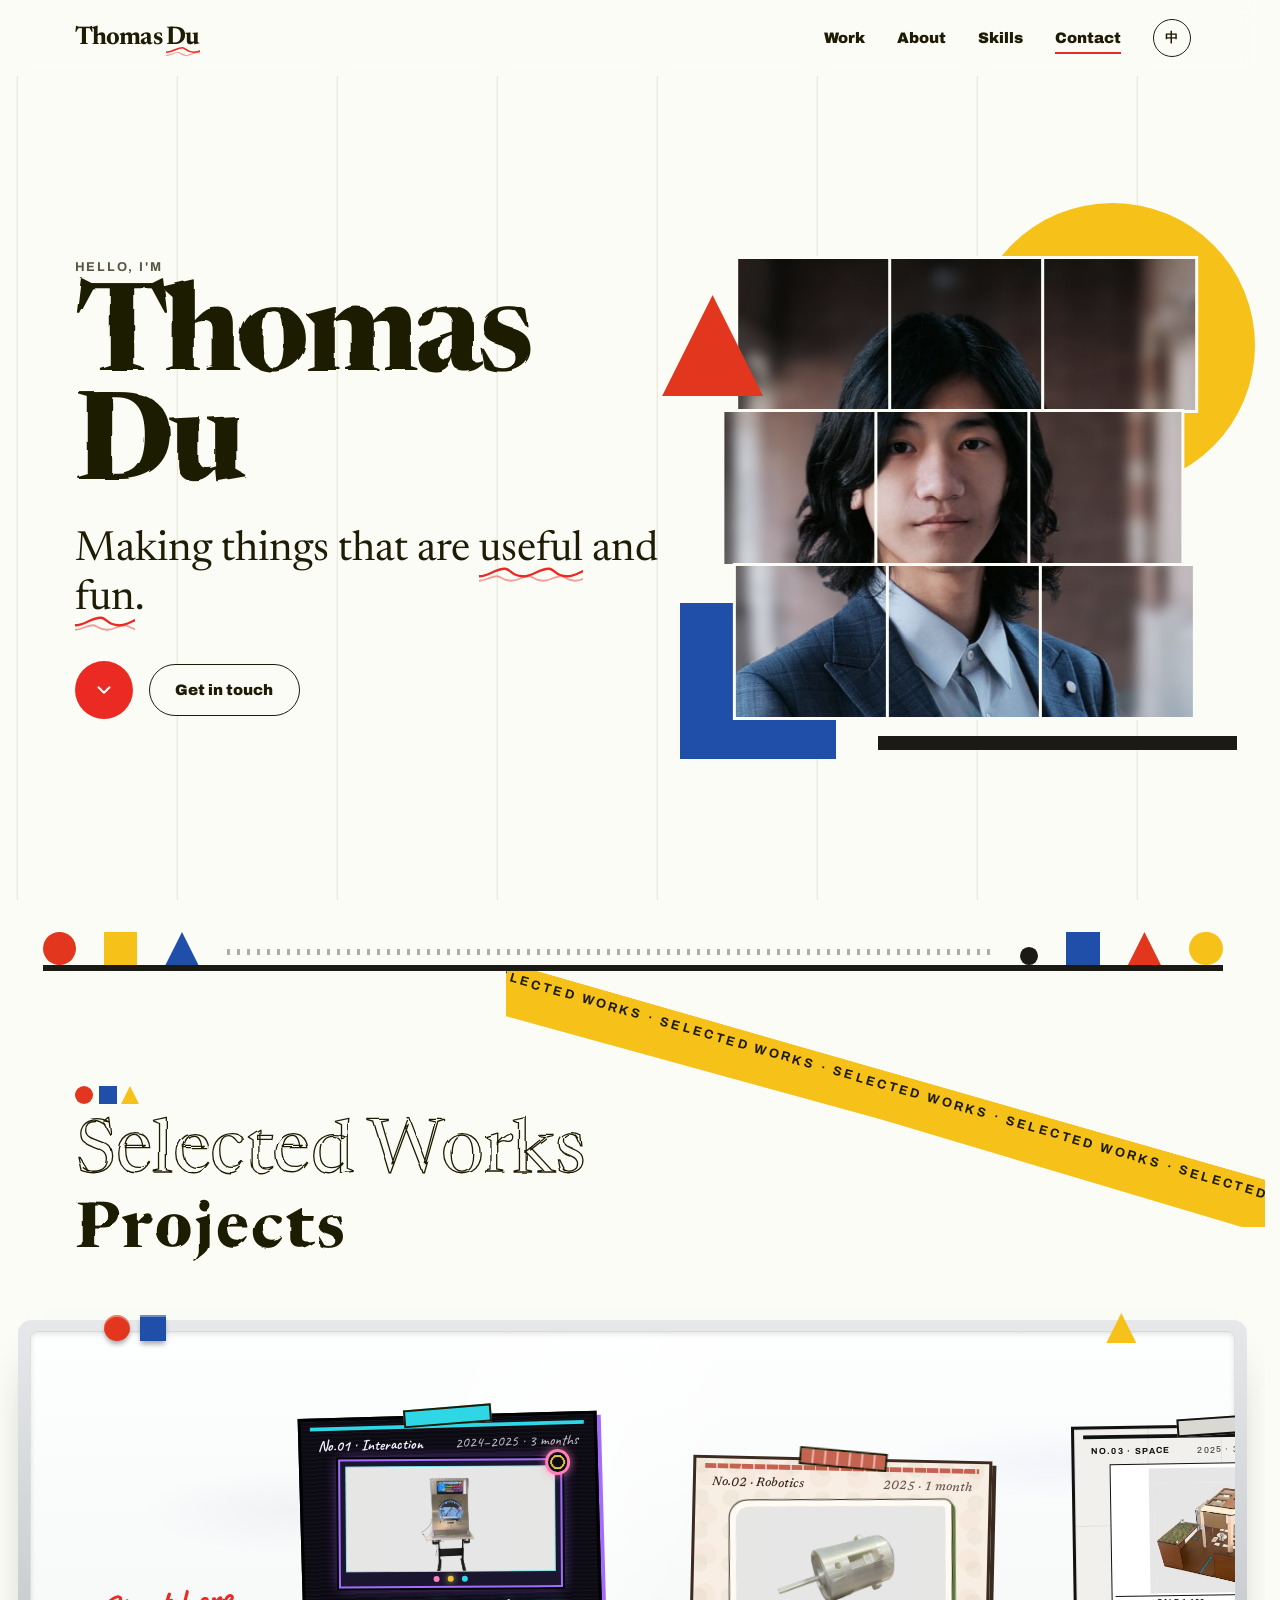
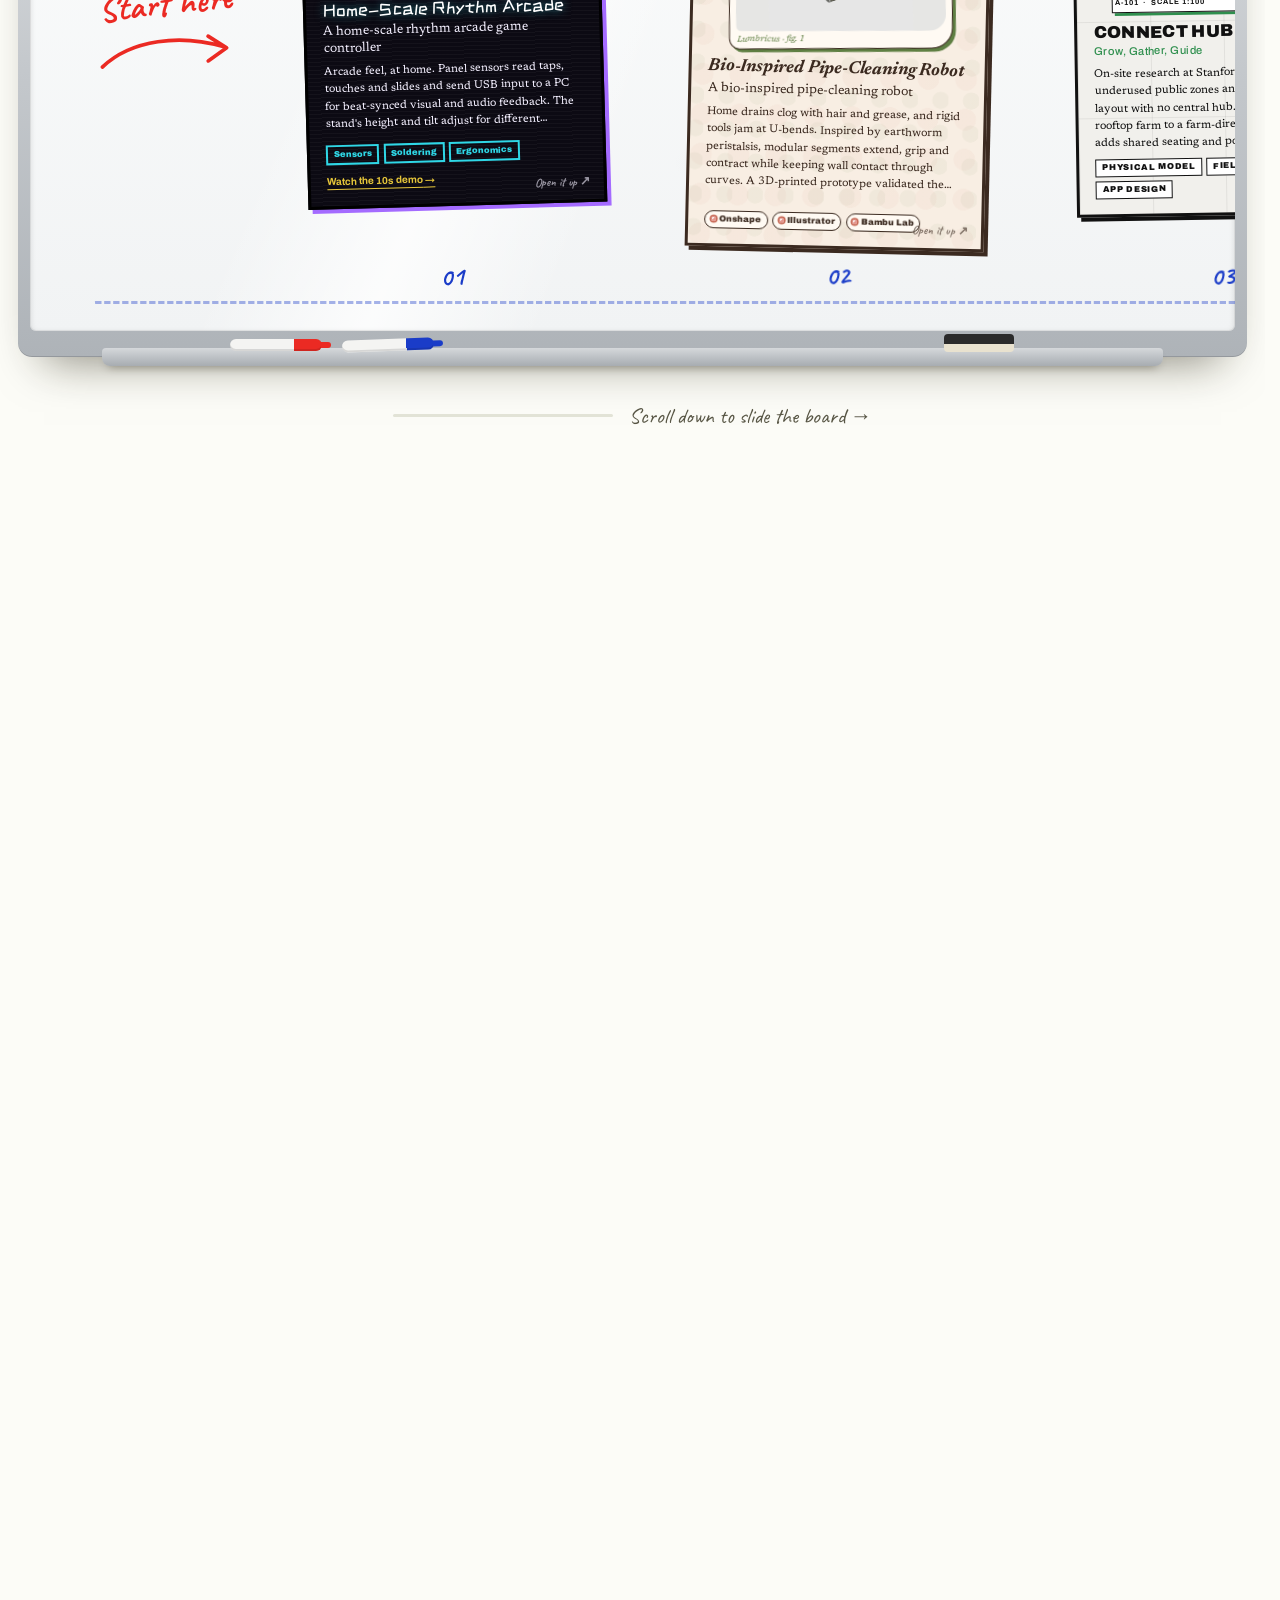
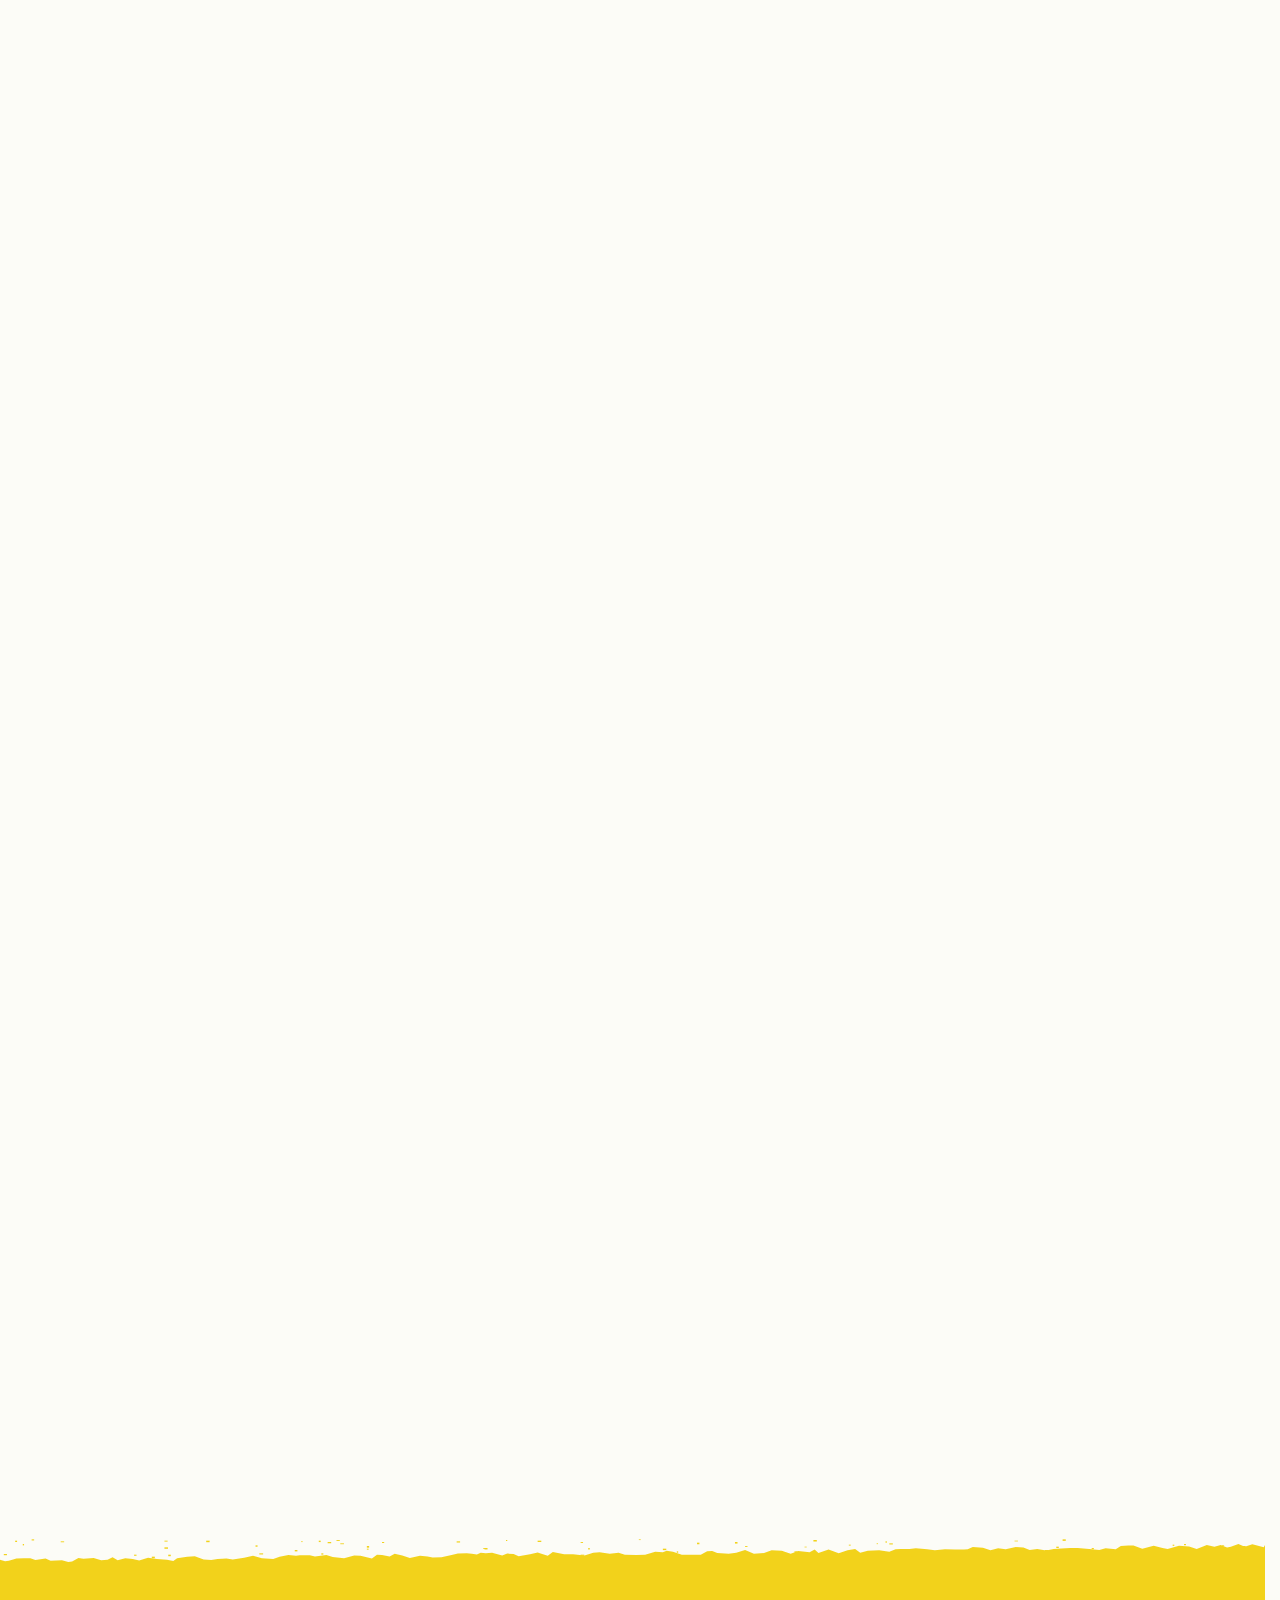
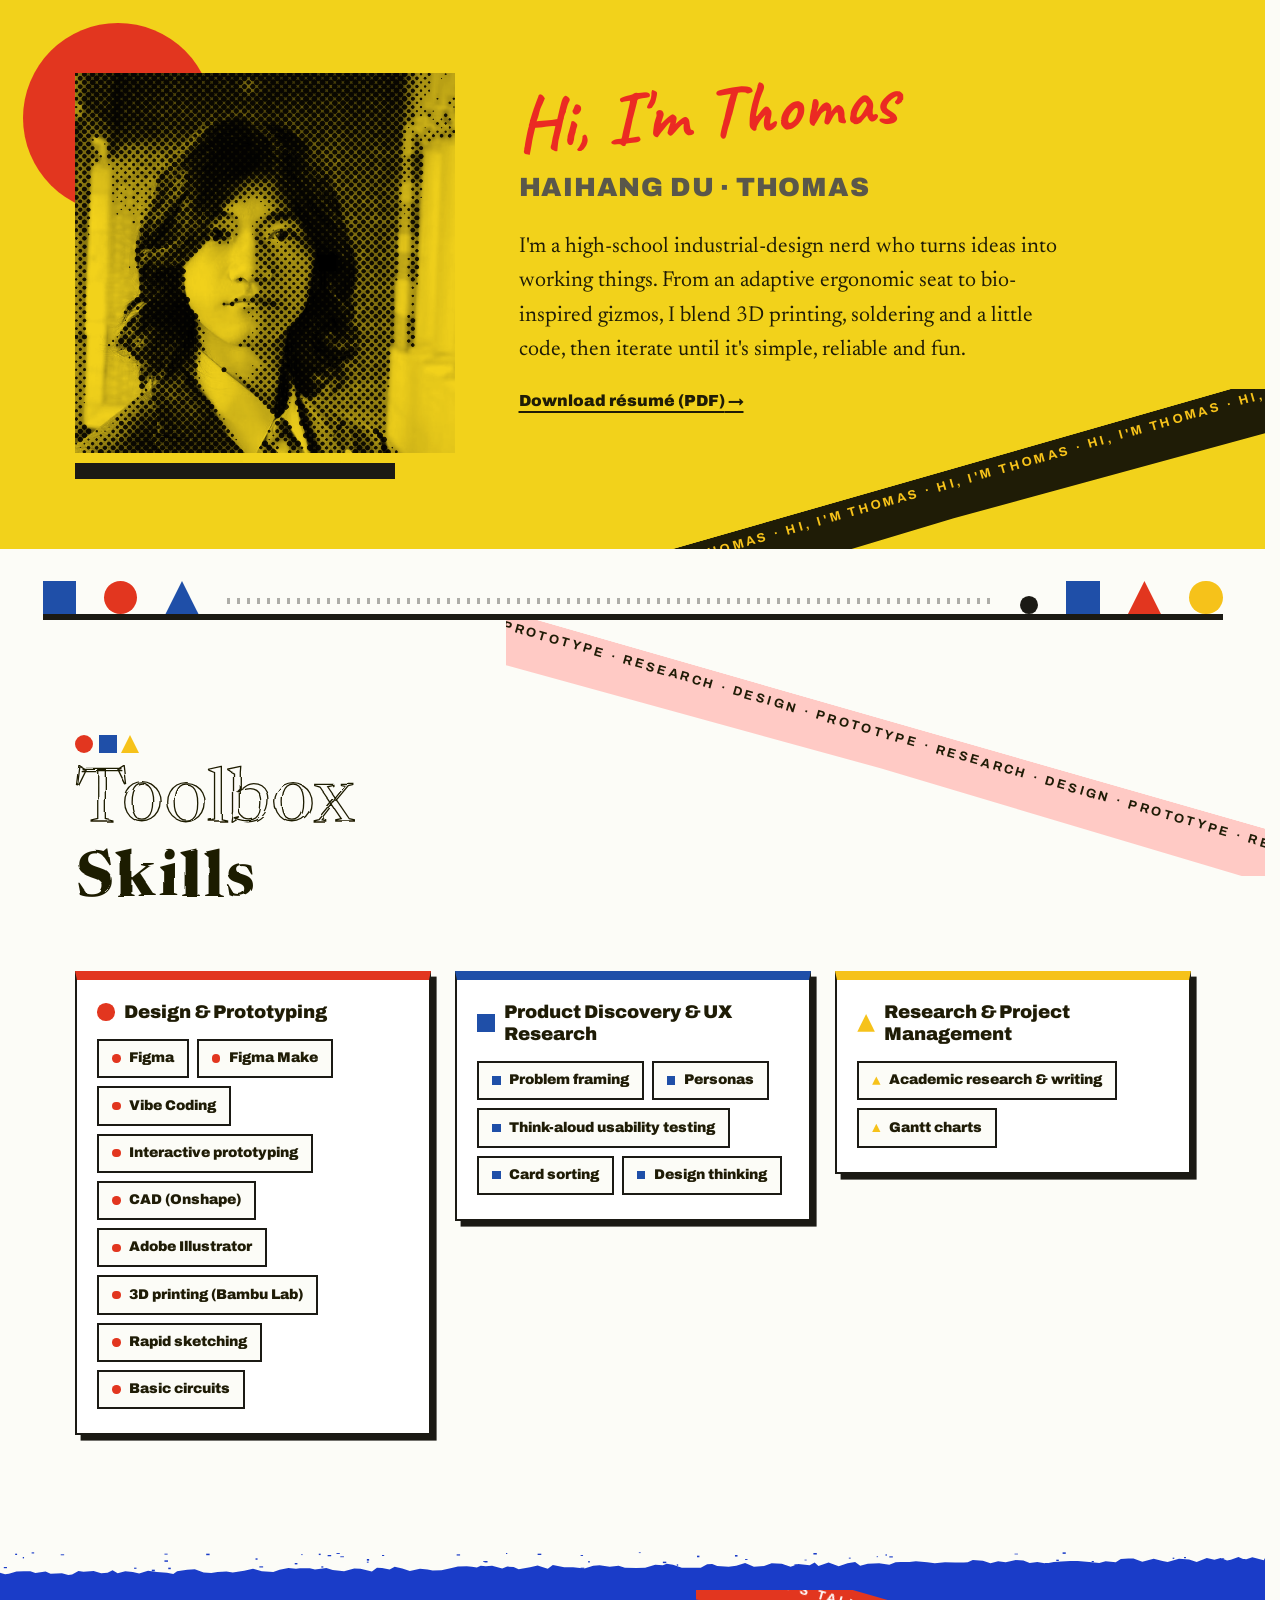
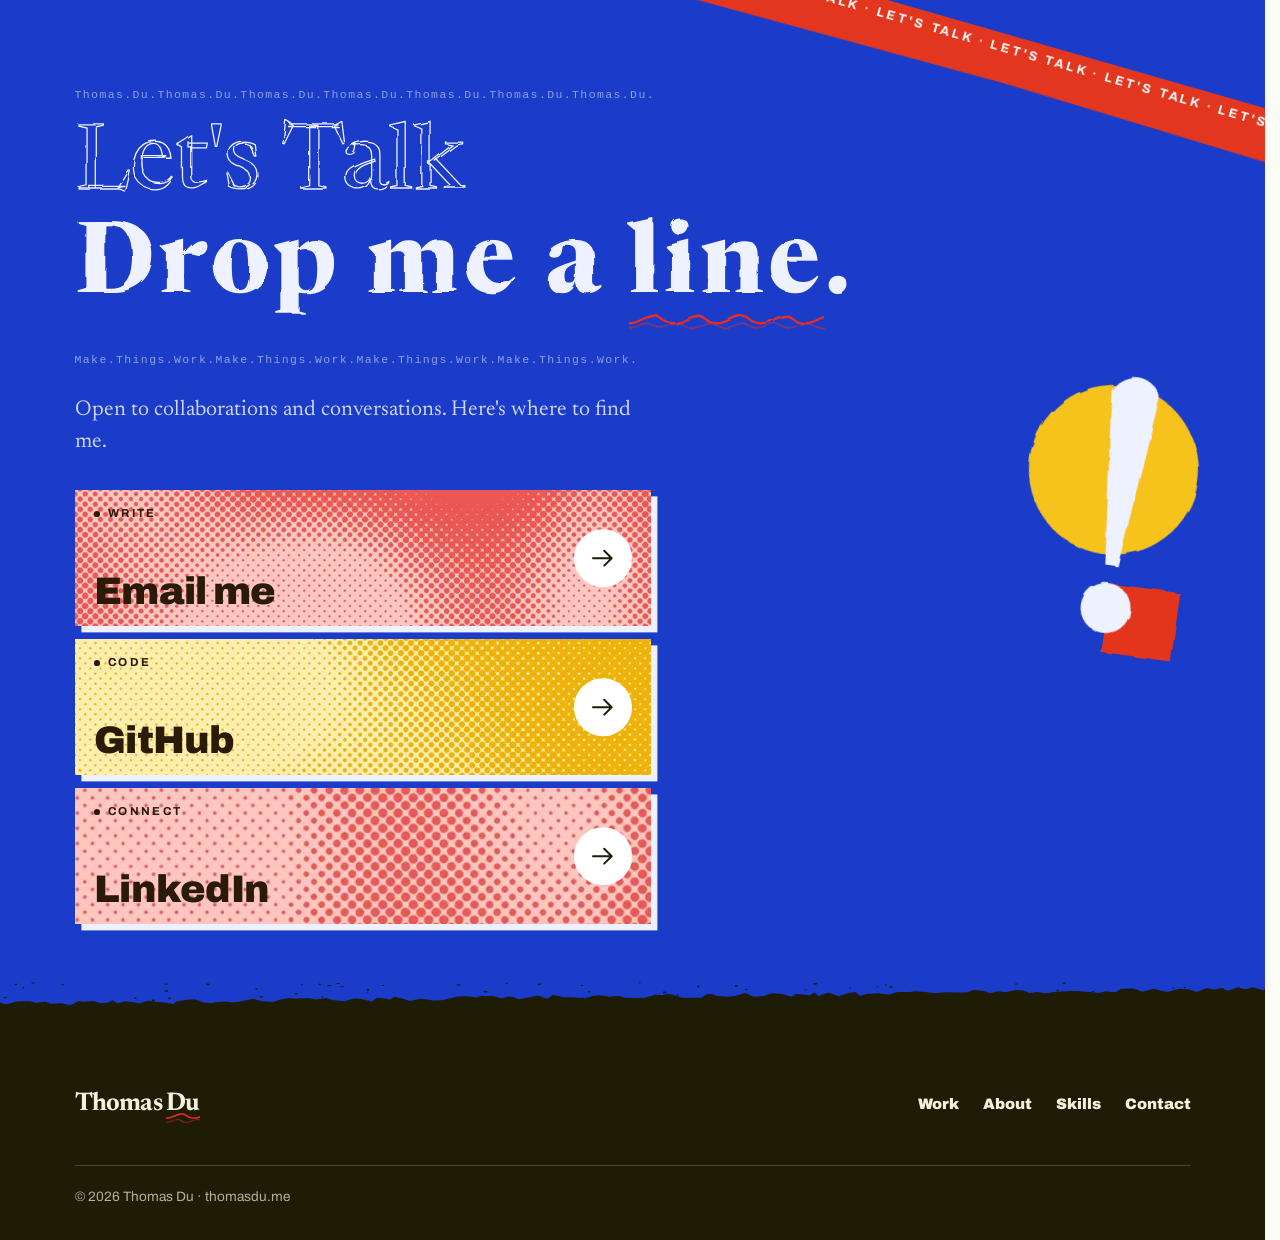
<file: index.html>
<!DOCTYPE html>
<html lang="en" data-lang="en">
<head>
  <meta charset="UTF-8" />
  <meta name="viewport" content="width=device-width, initial-scale=1.0" />
  <title>Thomas Du · 个人作品集</title>
  <meta name="description" content="Thomas Du 的个人作品集：项目展示、技能与联系方式。" />
  <meta name="author" content="Thomas Du" />

  <!-- 社交分享预览（Open Graph） -->
  <meta property="og:type" content="website" />
  <meta property="og:url" content="https://thomasdu.me/" />
  <meta property="og:title" content="Thomas Du · 个人作品集" />
  <meta property="og:description" content="项目展示、技能与联系方式。" />
  <meta property="og:image" content="https://thomasdu.me/assets/images/og-cover.png" />

  <link rel="canonical" href="https://thomasdu.me/" />
  <link rel="icon" href="assets/images/favicon.svg" type="image/svg+xml" />

  <!-- 字体：Newsreader（衬线标题）+ Archivo（粗无衬线）+ Noto Serif SC（中文衬线） -->
  <link rel="preconnect" href="https://fonts.googleapis.com" />
  <link rel="preconnect" href="https://fonts.gstatic.com" crossorigin />
  <link rel="stylesheet"
        href="https://fonts.googleapis.com/css2?family=Archivo:wght@400;500;700;900&family=Caveat:wght@500;700&family=Pixelify+Sans:wght@500;700&family=Permanent+Marker&family=Yellowtail&family=ZCOOL+KuaiLe&family=Newsreader:ital,opsz,wght@0,6..72,300..700;1,6..72,300..700&family=Noto+Serif+SC:wght@400;700&display=swap" />
  <link rel="stylesheet" href="css/style.css?v=202611201000" />

  <!-- 在页面渲染前应用语言设置 -->
  <script>
    (function () {
      try {
        var l = localStorage.getItem("lang");
        if (l === "en" || l === "zh") document.documentElement.setAttribute("data-lang", l);
      } catch (e) {}
    })();
  </script>
</head>
<body>
  <a class="skip-link" href="#main" data-i18n="skip">跳到主要内容</a>
  <!-- 粗糙边缘滤镜：标题的“手工印刷”质感，全站共用 -->
  <svg width="0" height="0" style="position:absolute" aria-hidden="true" focusable="false">
    <filter id="rough"><feTurbulence type="fractalNoise" baseFrequency="0.035" numOctaves="2" seed="4" /><feDisplacementMap in="SourceGraphic" scale="5" /></filter>
  </svg>

  <!-- ============ 页头 / 导航 ============ -->
  <header class="site-header">
    <div class="container nav">
      <a href="#top" class="logo" aria-label="Thomas Du 首页" data-i18n-aria="home">Thomas <em>Du</em></a>

      <nav id="nav-menu" class="nav-menu" aria-label="主导航" data-i18n-aria="navMain">
        <a href="#projects" data-i18n="navWork">作品</a>
        <a href="#about" data-i18n="navAbout">关于</a>
        <a href="#skills" data-i18n="navSkills">技能</a>
        <a href="#contact" data-i18n="navContact">联系</a>
        <div class="nav-tools">
          <!-- 中英切换：按钮显示的是“要切换到的语言” -->
          <button class="lang-toggle" type="button" aria-label="Switch to English" data-i18n="langBtn" data-i18n-aria="langAria">EN</button>
        </div>
      </nav>

      <button class="nav-toggle" type="button" aria-label="打开菜单" aria-expanded="false" aria-controls="nav-menu">
        <span></span><span></span><span></span><span></span>
      </button>
    </div>
  </header>

  <main id="main">
    <!-- ============ 首屏 ============ -->
    <section id="top" class="hero">
      <div class="container hero-inner">
        <div class="hero-text">
        <p class="kicker" data-i18n="heroHello">你好，我是</p>
        <h1 class="hero-title rough">Thomas Du</h1>
        <p class="hero-sub" data-i18n="heroSub">做<em>有用</em>又<em>有趣</em>的东西。</p>
        <div class="hero-actions">
          <a href="#projects" class="circle-btn" aria-label="向下查看作品" data-i18n-aria="toWork">
            <svg viewBox="0 0 24 24" width="22" height="22" aria-hidden="true"><path d="M6 9l6 6 6-6" fill="none" stroke="currentColor" stroke-width="2.2" stroke-linecap="round" stroke-linejoin="round"/></svg>
          </a>
          <a href="#contact" class="btn" data-i18n="heroContact">联系我</a>
        </div>
        </div>
        <!-- 九宫格错位肖像：每行只左右错开，眼睛保持水平；鼠标移上去会拼回完整 -->
        <!-- 包豪斯构成：圆、方、三角、黑条衬在照片后面 -->
        <div class="portrait-wrap">
          <span class="bh bh-circle" aria-hidden="true"></span>
          <span class="bh bh-square" aria-hidden="true"></span>
          <span class="bh bh-tri" aria-hidden="true"></span>
          <span class="bh bh-bar" aria-hidden="true"></span>
          <div class="slices" role="img" aria-label="Thomas Du 的照片" data-i18n-aria="photo">
            <span></span><span></span><span></span>
            <span></span><span></span><span></span>
            <span></span><span></span><span></span>
          </div>
        </div>
      </div>

    </section>

    <!-- 包豪斯分隔条：黑色粗线上的几何形 -->
    <div class="bh-strip" aria-hidden="true">
      <i class="c r"></i><i class="s y"></i><i class="t b"></i><i class="bar"></i><i class="c k sm"></i><i class="s b"></i><i class="t r"></i><i class="c y"></i>
    </div>

    <!-- ============ 作品 ============ -->
    <section id="projects" class="section journal-section">
      <!-- 斜向横幅：重复的小字，斜穿过角落（纯装饰） -->
      <div class="ribbon-zone rz-projects" aria-hidden="true"><div class="ribbon"><span>SELECTED WORKS · SELECTED WORKS · SELECTED WORKS · SELECTED WORKS · SELECTED WORKS · SELECTED WORKS · SELECTED WORKS · SELECTED WORKS · SELECTED WORKS · SELECTED WORKS · SELECTED WORKS · SELECTED WORKS · SELECTED WORKS · SELECTED WORKS · </span><span>SELECTED WORKS · SELECTED WORKS · SELECTED WORKS · SELECTED WORKS · SELECTED WORKS · SELECTED WORKS · SELECTED WORKS · SELECTED WORKS · SELECTED WORKS · SELECTED WORKS · SELECTED WORKS · SELECTED WORKS · SELECTED WORKS · SELECTED WORKS · </span></div></div>
      <div class="container">
        <header class="section-head">
          <p class="outline-latin" lang="en" aria-hidden="true">Selected Works</p>
          <h2 class="section-title rough" data-i18n="workTitle">作品</h2>
        </header>
      </div>
      <!-- 长白板：由 js/main.js 中的 PROJECTS 数据渲染，便签从左到右贴；
           向下滚动时页面不动，白板向左平移 -->
      <div class="journal-track" id="journal-track">
        <div class="journal-sticky">
          <div class="board" id="board">
            <span class="magnet mg-circle" aria-hidden="true"></span>
            <span class="magnet mg-square" aria-hidden="true"></span>
            <span class="magnet mg-tri" aria-hidden="true"></span>
            <div class="board-surface">
              <div class="board-strip" id="board-strip">
                <noscript><p>请启用 JavaScript 以查看作品。Please enable JavaScript to see the projects.</p></noscript>
              </div>
            </div>
            <div class="board-tray" aria-hidden="true"><i class="marker m-red"></i><i class="marker m-blue"></i><i class="eraser"></i></div>
          </div>
          <div class="journal-nav" id="journal-nav"></div>
        </div>
      </div>
    </section>

    <!-- ============ 关于（黄色色带 + 网点肖像） ============ -->
    <section id="about" class="band band-yellow">
      <div class="ribbon-zone rz-about" aria-hidden="true"><div class="ribbon"><span>HI, I'M THOMAS · HI, I'M THOMAS · HI, I'M THOMAS · HI, I'M THOMAS · HI, I'M THOMAS · HI, I'M THOMAS · HI, I'M THOMAS · HI, I'M THOMAS · HI, I'M THOMAS · HI, I'M THOMAS · HI, I'M THOMAS · HI, I'M THOMAS · HI, I'M THOMAS · HI, I'M THOMAS · </span><span>HI, I'M THOMAS · HI, I'M THOMAS · HI, I'M THOMAS · HI, I'M THOMAS · HI, I'M THOMAS · HI, I'M THOMAS · HI, I'M THOMAS · HI, I'M THOMAS · HI, I'M THOMAS · HI, I'M THOMAS · HI, I'M THOMAS · HI, I'M THOMAS · HI, I'M THOMAS · HI, I'M THOMAS · </span></div></div>
      <div class="container about-grid">
        <!-- 网点肖像：底层是黑白照片（与黄色正片叠底），上面叠一层网点 -->
        <figure class="halftone" role="img" aria-label="Thomas Du 的网点肖像" data-i18n-aria="halftone">
          <img src="assets/images/portrait-about.jpg" alt="" class="halftone-photo" width="900" height="900" loading="lazy" />
          <img src="assets/images/portrait-halftone.png" alt="" class="halftone-dots" width="720" height="720" loading="lazy" />
        </figure>
        <div class="about-text">
          <p class="about-hello">Hi, I'm Thomas</p>
          <h2 class="about-name">HAIHANG DU · THOMAS</h2>
          <p data-i18n="aboutBody">我是一个热爱工业设计的高中生，喜欢把想法变成真正能用的东西。从自适应的人体工学坐垫，到受生物启发的小装置，我把 3D 打印、焊接和一点代码结合起来，再不断迭代，直到它简单、可靠又好玩。</p>
          <p><a href="assets/resume.pdf" class="link-arrow" data-i18n="resume">下载简历（PDF）</a></p>
        </div>
      </div>
    </section>

    <!-- ============ 技能 ============ -->
    <!-- 包豪斯分隔条：黑色粗线上的几何形 -->
    <div class="bh-strip" aria-hidden="true">
      <i class="s b"></i><i class="c r"></i><i class="t b"></i><i class="bar"></i><i class="c k sm"></i><i class="s b"></i><i class="t r"></i><i class="c y"></i>
    </div>

    <section id="skills" class="section">
      <div class="ribbon-zone rz-skills" aria-hidden="true"><div class="ribbon"><span>DESIGN · PROTOTYPE · RESEARCH · DESIGN · PROTOTYPE · RESEARCH · DESIGN · PROTOTYPE · RESEARCH · DESIGN · PROTOTYPE · RESEARCH · DESIGN · PROTOTYPE · RESEARCH · DESIGN · PROTOTYPE · RESEARCH · DESIGN · PROTOTYPE · RESEARCH · DESIGN · PROTOTYPE · RESEARCH · </span><span>DESIGN · PROTOTYPE · RESEARCH · DESIGN · PROTOTYPE · RESEARCH · DESIGN · PROTOTYPE · RESEARCH · DESIGN · PROTOTYPE · RESEARCH · DESIGN · PROTOTYPE · RESEARCH · DESIGN · PROTOTYPE · RESEARCH · DESIGN · PROTOTYPE · RESEARCH · DESIGN · PROTOTYPE · RESEARCH · </span></div></div>
      <div class="container">
        <header class="section-head">
          <p class="outline-latin" lang="en" aria-hidden="true">Toolbox</p>
          <h2 class="section-title rough" data-i18n="skillsTitle">技能</h2>
        </header>
        <!-- 技能：按简历分三组，每组一种包豪斯几何形（圆 / 方 / 三角） -->
        <div class="skill-groups">
          <section class="skill-group sg-c">
            <h3 class="skill-group-title" data-i18n="sgDesign">设计与原型</h3>
            <ul class="tag-list">
            <li>Figma</li>
            <li>Figma Make</li>
            <li>Vibe Coding</li>
            <li data-i18n="skProto">交互原型</li>
            <li data-i18n="skCad">CAD（Onshape）</li>
            <li>Adobe Illustrator</li>
            <li data-i18n="skPrint">3D 打印（Bambu Lab）</li>
            <li data-i18n="skSketch">快速草图</li>
            <li data-i18n="skCircuit">基础电路</li>
            </ul>
          </section>
          <section class="skill-group sg-s">
            <h3 class="skill-group-title" data-i18n="sgUx">产品探索与用户研究</h3>
            <ul class="tag-list">
            <li data-i18n="skFrame">问题定义</li>
            <li data-i18n="skPersona">用户画像</li>
            <li data-i18n="skThink">出声思维可用性测试</li>
            <li data-i18n="skCard">卡片分类</li>
            <li data-i18n="skDT">设计思维</li>
            </ul>
          </section>
          <section class="skill-group sg-t">
            <h3 class="skill-group-title" data-i18n="sgPm">研究与项目管理</h3>
            <ul class="tag-list">
            <li data-i18n="skAcad">学术研究与写作</li>
            <li data-i18n="skGantt">甘特图</li>
            </ul>
          </section>
        </div>
      </div>
    </section>

    <!-- ============ 联系（深蓝色带） ============ -->
    <section id="contact" class="band band-blue contact">
      <div class="ribbon-zone rz-contact" aria-hidden="true"><div class="ribbon"><span>LET'S TALK · LET'S TALK · LET'S TALK · LET'S TALK · LET'S TALK · LET'S TALK · LET'S TALK · LET'S TALK · LET'S TALK · LET'S TALK · LET'S TALK · LET'S TALK · LET'S TALK · LET'S TALK · </span><span>LET'S TALK · LET'S TALK · LET'S TALK · LET'S TALK · LET'S TALK · LET'S TALK · LET'S TALK · LET'S TALK · LET'S TALK · LET'S TALK · LET'S TALK · LET'S TALK · LET'S TALK · LET'S TALK · </span></div></div>
      <div class="container contact-inner">
        <div class="contact-main">
          <p class="micro-line" aria-hidden="true">Thomas.Du.Thomas.Du.Thomas.Du.Thomas.Du.Thomas.Du.Thomas.Du.Thomas.Du.</p>
          <p class="outline-latin" lang="en">Let's Talk</p>
          <h2 class="contact-title rough" data-i18n="contactTitle">一起<em>聊聊</em>？</h2>
          <p class="micro-line" aria-hidden="true">Make.Things.Work.Make.Things.Work.Make.Things.Work.Make.Things.Work.</p>
          <p class="lead" data-i18n="contactLead">欢迎合作或交流，通过以下方式找到我。</p>
          <!-- 网点卡片：竖排小字 + 左下大标题 + 右下白色圆形箭头 -->
          <ul class="contact-links ht-row">
            <li><a href="mailto:thomas.haihang.du@gmail.com" class="ht-card ht-red"><span class="ht-side" data-i18n="htWrite">写信</span><b class="ht-title" data-i18n="email">发邮件</b><i class="ht-arrow" aria-hidden="true"><svg viewBox="0 0 24 24" width="24" height="24"><path d="M4 12h15M13 6l6 6-6 6" fill="none" stroke="currentColor" stroke-width="1.6" stroke-linecap="round" stroke-linejoin="round"/></svg></i></a></li>
            <li><a href="https://github.com/duhaihang233" class="ht-card ht-yellow" target="_blank" rel="noopener"><span class="ht-side" data-i18n="htCode">看代码</span><b class="ht-title">GitHub</b><i class="ht-arrow" aria-hidden="true"><svg viewBox="0 0 24 24" width="24" height="24"><path d="M4 12h15M13 6l6 6-6 6" fill="none" stroke="currentColor" stroke-width="1.6" stroke-linecap="round" stroke-linejoin="round"/></svg></i></a></li>
            <li><a href="https://www.linkedin.com/in/haihang-du-03bb993a8/" class="ht-card ht-red ht-flip" target="_blank" rel="noopener"><span class="ht-side" data-i18n="htConnect">加好友</span><b class="ht-title">Linked&shy;In</b><i class="ht-arrow" aria-hidden="true"><svg viewBox="0 0 24 24" width="24" height="24"><path d="M4 12h15M13 6l6 6-6 6" fill="none" stroke="currentColor" stroke-width="1.6" stroke-linecap="round" stroke-linejoin="round"/></svg></i></a></li>
          </ul>
        </div>
        <span class="bang" aria-hidden="true"><i></i><b></b></span>
      </div>
    </section>
  </main>

  <!-- ============ 页脚（深色撕纸色带） ============ -->
  <footer class="band band-ink site-footer">
    <div class="container footer-inner">
      <a href="#top" class="logo">Thomas <em>Du</em></a>
      <nav class="footer-nav" aria-label="页脚导航" data-i18n-aria="navFooter">
        <a href="#projects" data-i18n="navWork">作品</a>
        <a href="#about" data-i18n="navAbout">关于</a>
        <a href="#skills" data-i18n="navSkills">技能</a>
        <a href="#contact" data-i18n="navContact">联系</a>
      </nav>
      <p class="copyright">© <span id="year"></span> Thomas Du · thomasdu.me</p>
    </div>
  </footer>

  <script src="js/details.js?v=202611201000" defer></script>
  <script src="js/main.js?v=202611201000" defer></script>
</body>
</html>
</file>
<file: css/style.css>
/* =========================================================
   Thomas Du · 作品集样式
   风格：暖白纸面 + 墨色文字 + 红色强调；衬线标题 + 粗无衬线标签；
         倾斜的彩色卡片、撕纸边色带、背景竖向网格线
   ========================================================= */

/* ---------- 1. 设计变量 ---------- */
:root {
  --paper: #fcfcf7;
  --ink: #1f1c06;
  --ink-soft: #575544;
  --line: #e3e4d7;
  --red: #eb2a23;
  --cyan: #8cdee3;
  --cream: #f8f3db;
  --pink: #ffcac5;
  --lime: #eff396;
  --card-ink: #1f1c06;
  --card-ink-text: #fcfcf7;
  --on-red: #ffffff;
  --footer-bg: #1f1c06;
  /* 手账本 */
  --sheet: #fffdf6;
  --sheet-dot: rgba(31, 28, 6, 0.16);
  --cover: #1f1c06;
  --note-text: #1f1c06;
  /* 专辑封面灵感的色带 */
  --yellow: #f2d21b;
  --klein: #1a3cc8;
  --klein-ink: #eef1ff;

  --font-hand: "Caveat", "Kaiti SC", "STKaiti", cursive;
  --font-serif: "Newsreader", "Noto Serif SC", "Songti SC", "STSong", Georgia, serif;
  --font-sans: "Archivo", system-ui, -apple-system, "Segoe UI", "PingFang SC",
    "Hiragino Sans GB", "Microsoft YaHei", sans-serif;

  --container: 1180px;
  --header-h: 76px;
  --space: clamp(4.5rem, 9vw, 7.5rem);
  --grid-cols: 8;

  /* 撕纸边缘（SVG 遮罩） */
  --edge: url("data:image/svg+xml,%3Csvg%20xmlns%3D%22http%3A//www.w3.org/2000/svg%22%20viewBox%3D%220%200%201000%2060%22%20preserveAspectRatio%3D%22none%22%3E%3Cpath%20d%3D%22M0%2060%20L0%2032.8%20L4%2035.0%20L7%2034.1%20L13%2030.6%20L19%2030.4%20L24%2030.5%20L28%2032.9%20L36%2030.6%20L40%2034.0%20L49%2033.5%20L54%2036.1%20L57%2035.2%20L62%2030.1%20L66%2031.2%20L74%2030.1%20L80%2033.2%20L85%2032.5%20L89%2029.0%20L93%2033.2%20L99%2030.5%20L105%2031.4%20L110%2033.6%20L117%2029.6%20L124%2031.5%20L132%2032.7%20L137%2034.4%20L140%2030.3%20L148%2028.3%20L154%2027.4%20L161%2032.3%20L167%2033.0%20L172%2031.6%20L179%2030.6%20L184%2032.3%20L193%2029.6%20L200%2026.5%20L207%2030.5%20L216%2031.5%20L221%2028.3%20L228%2025.6%20L234%2026.5%20L237%2025.7%20L245%2026.0%20L249%2027.7%20L258%2025.4%20L263%2028.6%20L272%2030.3%20L280%2026.3%20L285%2026.7%20L294%2030.7%20L298%2025.2%20L302%2025.5%20L308%2027.9%20L312%2023.7%20L318%2026.1%20L324%2030.0%20L332%2026.8%20L338%2027.8%20L342%2029.3%20L349%2028.9%20L357%2025.4%20L362%2023.3%20L369%2022.8%20L373%2023.8%20L377%2024.6%20L380%2022.1%20L384%2022.8%20L389%2022.1%20L397%2026.1%20L401%2023.4%20L406%2024.1%20L410%2027.4%20L419%2024.5%20L425%2021.8%20L428%2023.5%20L433%2026.8%20L437%2021.0%20L446%2024.4%20L450%2024.4%20L453%2024.2%20L462%2026.4%20L469%2022.0%20L474%2021.2%20L482%2023.6%20L489%2022.0%20L494%2025.3%20L503%2025.4%20L510%2025.0%20L518%2020.7%20L524%2021.5%20L527%2019.1%20L532%2020.6%20L539%2025.3%20L545%2025.1%20L554%2025.0%20L559%2019.8%20L563%2019.5%20L567%2022.4%20L576%2023.7%20L582%2022.3%20L589%2018.1%20L596%2023.7%20L604%2022.5%20L610%2018.3%20L618%2019.2%20L625%2023.5%20L631%2019.4%20L640%2021.5%20L644%2017.2%20L647%2022.6%20L655%2017.1%20L663%2022.8%20L670%2018.2%20L676%2016.5%20L680%2022.3%20L686%2019.1%20L695%2018.2%20L703%2020.8%20L708%2016.7%20L712%2016.5%20L719%2016.5%20L724%2015.5%20L733%2016.9%20L739%2018.3%20L747%2017.0%20L755%2017.4%20L762%2017.4%20L765%2016.8%20L769%2013.6%20L777%2014.6%20L783%2018.4%20L789%2015.4%20L795%2016.9%20L803%2013.6%20L809%2014.4%20L814%2018.0%20L820%2016.4%20L827%2018.7%20L833%2016.5%20L839%2015.6%20L846%2015.1%20L852%2015.1%20L861%2016.5%20L869%2018.0%20L874%2015.2%20L882%2017.0%20L886%2011.9%20L892%2011.4%20L896%2011.3%20L903%2016.1%20L912%2011.5%20L919%2014.9%20L923%2016.4%20L932%2011.5%20L940%2012.6%20L946%2016.6%20L954%2010.6%20L960%2013.0%20L965%2010.6%20L970%2014.2%20L973%2013.0%20L979%209.1%20L984%2013.2%20L990%209.2%20L999%2014.0%20L1000%2010.4%20L1000%2060Z%22/%3E%3Crect%20x%3D%22266%22%20y%3D%223%22%20width%3D%222.6%22%20height%3D%221.4%22/%3E%3Crect%20x%3D%22130%22%20y%3D%2214%22%20width%3D%222.8%22%20height%3D%222.2%22/%3E%3Crect%20x%3D%22259%22%20y%3D%226%22%20width%3D%222.8%22%20height%3D%221.9%22/%3E%3Crect%20x%3D%22700%22%20y%3D%225%22%20width%3D%221.1%22%20height%3D%222.0%22/%3E%3Crect%20x%3D%22425%22%20y%3D%224%22%20width%3D%222.9%22%20height%3D%222.0%22/%3E%3Crect%20x%3D%22802%22%20y%3D%224%22%20width%3D%222.7%22%20height%3D%221.1%22/%3E%3Crect%20x%3D%22863%22%20y%3D%2215%22%20width%3D%221.7%22%20height%3D%221.8%22/%3E%3Crect%20x%3D%22927%22%20y%3D%2210%22%20width%3D%221.3%22%20height%3D%221.8%22/%3E%3Crect%20x%3D%22238%22%20y%3D%225%22%20width%3D%221.3%22%20height%3D%221.1%22/%3E%3Crect%20x%3D%22202%22%20y%3D%2211%22%20width%3D%221.6%22%20height%3D%222.1%22/%3E%3Crect%20x%3D%22290%22%20y%3D%2216%22%20width%3D%221.4%22%20height%3D%221.5%22/%3E%3Crect%20x%3D%2218%22%20y%3D%229%22%20width%3D%221.0%22%20height%3D%222.1%22/%3E%3Crect%20x%3D%22551%22%20y%3D%227%22%20width%3D%221.9%22%20height%3D%222.4%22/%3E%3Crect%20x%3D%22106%22%20y%3D%2225%22%20width%3D%221.9%22%20height%3D%221.7%22/%3E%3Crect%20x%3D%22835%22%20y%3D%2213%22%20width%3D%222.0%22%20height%3D%222.0%22/%3E%3Crect%20x%3D%22982%22%20y%3D%2212%22%20width%3D%222.7%22%20height%3D%222.1%22/%3E%3Crect%20x%3D%22636%22%20y%3D%2213%22%20width%3D%221.7%22%20height%3D%221.1%22/%3E%3Crect%20x%3D%22130%22%20y%3D%224%22%20width%3D%222.5%22%20height%3D%221.4%22/%3E%3Crect%20x%3D%22163%22%20y%3D%224%22%20width%3D%222.7%22%20height%3D%222.3%22/%3E%3Crect%20x%3D%22671%22%20y%3D%2210%22%20width%3D%221.5%22%20height%3D%221.4%22/%3E%3Crect%20x%3D%22459%22%20y%3D%226%22%20width%3D%221.9%22%20height%3D%221.4%22/%3E%3Crect%20x%3D%22962%22%20y%3D%2229%22%20width%3D%222.1%22%20height%3D%221.4%22/%3E%3Crect%20x%3D%22966%22%20y%3D%2211%22%20width%3D%221.7%22%20height%3D%221.0%22/%3E%3Crect%20x%3D%22382%22%20y%3D%2215%22%20width%3D%222.0%22%20height%3D%221.3%22/%3E%3Crect%20x%3D%22505%22%20y%3D%222%22%20width%3D%221.5%22%20height%3D%221.1%22/%3E%3Crect%20x%3D%22400%22%20y%3D%223%22%20width%3D%221.0%22%20height%3D%221.5%22/%3E%3Crect%20x%3D%22233%22%20y%3D%2218%22%20width%3D%222.1%22%20height%3D%222.1%22/%3E%3Crect%20x%3D%22658%22%20y%3D%2222%22%20width%3D%222.8%22%20height%3D%221.6%22/%3E%3Crect%20x%3D%22326%22%20y%3D%2230%22%20width%3D%221.3%22%20height%3D%222.1%22/%3E%3Crect%20x%3D%22643%22%20y%3D%223%22%20width%3D%222.7%22%20height%3D%222.3%22/%3E%3Crect%20x%3D%22627%22%20y%3D%2223%22%20width%3D%222.6%22%20height%3D%221.2%22/%3E%3Crect%20x%3D%22524%22%20y%3D%2216%22%20width%3D%222.7%22%20height%3D%222.2%22/%3E%3Crect%20x%3D%22826%22%20y%3D%2218%22%20width%3D%222.8%22%20height%3D%222.0%22/%3E%3Crect%20x%3D%22693%22%20y%3D%228%22%20width%3D%221.1%22%20height%3D%221.2%22/%3E%3Crect%20x%3D%22361%22%20y%3D%225%22%20width%3D%222.7%22%20height%3D%221.8%22/%3E%3Crect%20x%3D%22628%22%20y%3D%2220%22%20width%3D%222.4%22%20height%3D%221.7%22/%3E%3Crect%20x%3D%223%22%20y%3D%2224%22%20width%3D%222.5%22%20height%3D%221.8%22/%3E%3Crect%20x%3D%22535%22%20y%3D%2220%22%20width%3D%221.1%22%20height%3D%222.1%22/%3E%3Crect%20x%3D%22252%22%20y%3D%224%22%20width%3D%221.5%22%20height%3D%222.1%22/%3E%3Crect%20x%3D%22205%22%20y%3D%2223%22%20width%3D%223.0%22%20height%3D%221.7%22/%3E%3Crect%20x%3D%22383%22%20y%3D%2215%22%20width%3D%222.4%22%20height%3D%222.2%22/%3E%3Crect%20x%3D%22617%22%20y%3D%2220%22%20width%3D%221.2%22%20height%3D%221.2%22/%3E%3Crect%20x%3D%22254%22%20y%3D%2223%22%20width%3D%221.6%22%20height%3D%221.9%22/%3E%3Crect%20x%3D%2212%22%20y%3D%224%22%20width%3D%221.5%22%20height%3D%222.0%22/%3E%3Crect%20x%3D%22692%22%20y%3D%2221%22%20width%3D%221.6%22%20height%3D%221.8%22/%3E%3Crect%20x%3D%22465%22%20y%3D%2215%22%20width%3D%221.2%22%20height%3D%222.3%22/%3E%3Crect%20x%3D%22199%22%20y%3D%2229%22%20width%3D%222.9%22%20height%3D%221.0%22/%3E%3Crect%20x%3D%22459%22%20y%3D%2225%22%20width%3D%222.9%22%20height%3D%221.7%22/%3E%3Crect%20x%3D%22269%22%20y%3D%228%22%20width%3D%222.9%22%20height%3D%221.3%22/%3E%3Crect%20x%3D%22581%22%20y%3D%226%22%20width%3D%222.0%22%20height%3D%222.4%22/%3E%3Crect%20x%3D%22133%22%20y%3D%2225%22%20width%3D%222.0%22%20height%3D%222.3%22/%3E%3Crect%20x%3D%22703%22%20y%3D%228%22%20width%3D%222.8%22%20height%3D%221.7%22/%3E%3Crect%20x%3D%2225%22%20y%3D%222%22%20width%3D%222.0%22%20height%3D%221.7%22/%3E%3Crect%20x%3D%22302%22%20y%3D%226%22%20width%3D%221.7%22%20height%3D%221.5%22/%3E%3Crect%20x%3D%22840%22%20y%3D%222%22%20width%3D%222.5%22%20height%3D%222.3%22/%3E%3Crect%20x%3D%22120%22%20y%3D%2228%22%20width%3D%222.4%22%20height%3D%222.4%22/%3E%3Crect%20x%3D%22290%22%20y%3D%2212%22%20width%3D%221.8%22%20height%3D%222.5%22/%3E%3Crect%20x%3D%22589%22%20y%3D%2212%22%20width%3D%221.9%22%20height%3D%221.4%22/%3E%3Crect%20x%3D%2248%22%20y%3D%225%22%20width%3D%222.7%22%20height%3D%221.4%22/%3E%3Crect%20x%3D%22936%22%20y%3D%229%22%20width%3D%221.5%22%20height%3D%221.8%22/%3E%3C/svg%3E");
}

/* ---------- 2. 基础 ---------- */
*,
*::before,
*::after {
  box-sizing: border-box;
}
html {
  color-scheme: light;
  scrollbar-gutter: stable;
  scroll-behavior: smooth;
  scroll-padding-top: var(--header-h);
  background: var(--paper);
}
body {
  margin: 0;
  font-family: var(--font-sans);
  font-size: 1rem;
  line-height: 1.6;
  color: var(--ink);
  background: var(--paper);
  -webkit-font-smoothing: antialiased;
  /* clip 不会生成滚动容器：既防止横向滚动，又不影响吸顶（sticky）效果 */
  overflow-x: clip;
  position: relative;
}
/* 背景竖向网格线 */
body::before {
  content: "";
  position: fixed;
  inset: 0;
  z-index: 0;
  pointer-events: none;
  background-image: linear-gradient(to right, var(--line) 1px, transparent 1px);
  background-size: calc(100% / var(--grid-cols)) 100%;
  background-position: 1.5% 0;
}
body > * {
  position: relative;
  z-index: 1;
}
img {
  max-width: 100%;
  display: block;
}
a {
  color: inherit;
}
h1,
h2,
h3 {
  margin: 0;
  font-weight: 700;
}
/* 强调词：正体墨色文字 + 红色海浪下划线
   两层浪：前浪（缓升陡落的涌浪）+ 后浪（更细更淡、间距不同），以不同速度向右流动 */
em {
  font-style: normal;
  color: inherit;
  /* 浪的尺寸随字号缩放，但在超大标题上封顶，避免浪线过粗 */
  --wave-w: min(1.1em, 44px);
  --wave-h: min(0.33em, 13px);
  --swell-w: min(0.8em, 32px);
  --swell-h: min(0.23em, 9px);
  --wave-lift: min(0.1em, 4px);
  padding-bottom: min(0.3em, 12px);
  background-image: url("data:image/svg+xml,%3Csvg xmlns='http://www.w3.org/2000/svg' viewBox='0 0 40 12'%3E%3Cpath d='M0 9.5 C9 9.5 15 2 24 2.5 C28.5 2.8 30 9.5 40 9.5' fill='none' stroke='%23eb2a23' stroke-width='2.2' stroke-linecap='round'/%3E%3C/svg%3E"), url("data:image/svg+xml,%3Csvg xmlns='http://www.w3.org/2000/svg' viewBox='0 0 28 8'%3E%3Cpath d='M0 6 C6 6 10 2 16 2 C19.5 2 21 6 28 6' fill='none' stroke='%23eb2a23' stroke-opacity='0.45' stroke-width='1.6' stroke-linecap='round'/%3E%3C/svg%3E");
  background-repeat: repeat-x, repeat-x;
  background-size: var(--wave-w) var(--wave-h), var(--swell-w) var(--swell-h);
  background-position: 0 calc(100% - var(--wave-lift)), 0 100%;
  -webkit-box-decoration-break: clone;
  box-decoration-break: clone;
  animation: sea 5s linear infinite;
}
@keyframes sea {
  to {
    background-position: var(--wave-w) calc(100% - var(--wave-lift)), calc(var(--swell-w) * 2) 100%;
  }
}
:focus-visible {
  outline: 2px solid var(--red);
  outline-offset: 3px;
}
@media (prefers-reduced-motion: reduce) {
  html {
    scroll-behavior: auto;
  }
  *,
  *::before,
  *::after {
    transition: none !important;
    animation: none !important;
  }
}
@media (max-width: 720px) {
  :root {
    --grid-cols: 4;
  }
}

/* ---------- 3. 布局 ---------- */
.container {
  width: 100%;
  max-width: var(--container);
  margin: 0 auto;
  padding: 0 clamp(1rem, 4vw, 2rem);
}
.section {
  padding: var(--space) 0;
}
.section-head {
  margin-bottom: clamp(2rem, 5vw, 3.5rem);
}
.kicker {
  font-family: var(--font-sans);
  font-size: 0.8rem;
  font-weight: 700;
  letter-spacing: 0.14em;
  text-transform: uppercase;
  color: var(--ink-soft);
  margin: 0 0 0.6rem;
}
.section-title {
  font-family: var(--font-serif);
  font-size: clamp(2.4rem, 6vw, 4rem);
  line-height: 1.05;
  letter-spacing: -0.02em;
}
.lead {
  font-family: var(--font-serif);
  font-size: clamp(1.1rem, 2vw, 1.35rem);
  line-height: 1.5;
  color: var(--ink-soft);
  max-width: 36rem;
  margin: 0;
}
.skip-link {
  position: absolute;
  left: -9999px;
  top: 0;
  padding: 0.5rem 1rem;
  background: var(--red);
  color: var(--on-red);
  z-index: 100;
}
.skip-link:focus {
  left: 1rem;
}

/* ---------- 4. 页头 ---------- */
.site-header {
  position: sticky;
  top: 0;
  z-index: 50;
  height: var(--header-h);
  background: color-mix(in srgb, var(--paper) 88%, transparent);
  backdrop-filter: blur(8px);
}
.nav {
  height: 100%;
  display: flex;
  align-items: center;
  justify-content: space-between;
}
.logo {
  font-family: var(--font-serif);
  font-weight: 700;
  font-size: 1.6rem;
  letter-spacing: -0.03em;
  text-decoration: none;
  white-space: nowrap;
}
/* 姓氏用红色斜体，与全站的红色斜体强调词呼应 */
.logo em {
  padding-bottom: 0.25em;
}
.nav-menu {
  display: flex;
  align-items: center;
  gap: 2rem;
}
.nav-menu a {
  font-weight: 900;
  font-size: 0.95rem;
  text-decoration: none;
  position: relative;
}
.nav-menu a::after {
  content: "";
  position: absolute;
  left: 0;
  right: 0;
  bottom: -4px;
  height: 2px;
  background: var(--red);
  transform: scaleX(0);
  transform-origin: left;
  transition: transform 0.25s ease;
}
.nav-menu a:hover::after,
.nav-menu a.active::after {
  transform: scaleX(1);
}
.nav-tools {
  display: flex;
  align-items: center;
  gap: 0.5rem;
}
/* 中英切换按钮：与主题按钮同样的圆形描边 */
.lang-toggle {
  display: grid;
  place-items: center;
  min-width: 38px;
  height: 38px;
  padding: 0 0.55rem;
  border-radius: 999px;
  border: 1.5px solid var(--ink);
  background: transparent;
  color: var(--ink);
  font-family: var(--font-sans);
  font-weight: 900;
  font-size: 0.8rem;
  letter-spacing: 0.04em;
  cursor: pointer;
  transition: background 0.2s, color 0.2s;
}
.lang-toggle:hover {
  background: var(--ink);
  color: var(--paper);
}
/* 四点菜单按钮 */
.nav-toggle {
  display: none;
  grid-template-columns: repeat(2, 11px);
  gap: 7px;
  padding: 8px;
  background: none;
  border: 0;
  cursor: pointer;
}
.nav-toggle span {
  width: 11px;
  height: 11px;
  border-radius: 50%;
  background: var(--ink);
  transition: transform 0.25s ease, background 0.25s;
}
.nav-toggle[aria-expanded="true"] span {
  background: var(--red);
}
.nav-toggle {
  transition: transform 0.3s ease;
}
.nav-toggle[aria-expanded="true"] {
  transform: rotate(45deg);
}

@media (max-width: 720px) {
  :root {
    --header-h: 64px;
  }
  .logo {
    font-size: 1.35rem;
  }
  .nav-toggle {
    display: grid;
  }
  .nav-menu {
    position: absolute;
    top: var(--header-h);
    left: 0;
    right: 0;
    flex-direction: column;
    align-items: flex-start;
    gap: 0;
    padding: 0.5rem clamp(1rem, 4vw, 2rem) 1.5rem;
    background: var(--paper);
    border-bottom: 1.5px solid var(--ink);
    display: none;
  }
  .nav-menu.open {
    display: flex;
  }
  .nav-menu a {
    font-family: var(--font-serif);
    font-weight: 700;
    font-size: 1.8rem;
    padding: 0.35rem 0;
  }
  .nav-menu a::after {
    display: none;
  }
  .nav-tools {
    margin-top: 0.75rem;
  }
}

/* ---------- 5. 按钮 ---------- */
.btn {
  display: inline-block;
  padding: 0.8rem 1.6rem;
  border-radius: 999px;
  border: 1.5px solid var(--ink);
  background: var(--paper);
  color: var(--ink);
  font-weight: 900;
  font-size: 0.95rem;
  text-decoration: none;
  transition: background 0.2s, color 0.2s, transform 0.2s;
}
.btn:hover {
  background: var(--ink);
  color: var(--paper);
}
.btn-solid {
  background: var(--red);
  border-color: var(--red);
  color: var(--on-red);
}
.btn-solid:hover {
  background: var(--ink);
  border-color: var(--ink);
}
.circle-btn {
  display: grid;
  place-items: center;
  width: 58px;
  height: 58px;
  border-radius: 50%;
  background: var(--red);
  color: var(--on-red);
  transition: transform 0.25s ease;
}
.circle-btn:hover {
  transform: translateY(4px);
}
.link-arrow {
  font-weight: 900;
  text-decoration: underline;
  text-underline-offset: 5px;
  text-decoration-thickness: 1.5px;
}
.link-arrow::after {
  content: " →";
}

/* ---------- 6. 首屏 ---------- */
.hero {
  position: relative;
  min-height: calc(100vh - var(--header-h));
  min-height: calc(100svh - var(--header-h));
  display: flex;
  align-items: center;
  padding: clamp(3rem, 8vw, 6rem) 0;
  overflow: hidden;
}
.hero-inner {
  position: relative;
  z-index: 2;
  display: grid;
  grid-template-columns: minmax(0, 1.25fr) minmax(0, 1fr);
  align-items: center;
  gap: clamp(2rem, 5vw, 4rem);
}
.hero-title {
  font-family: var(--font-serif);
  font-size: clamp(3.4rem, 9.5vw, 8.5rem);
  line-height: 0.9;
  letter-spacing: -0.04em;
  margin-bottom: 1.25rem;
  text-wrap: balance;
}
.hero-sub {
  font-family: var(--font-serif);
  font-size: clamp(1.6rem, 4vw, 2.6rem);
  line-height: 1.2;
  margin: 0 0 1.25rem;
}
.hero-actions {
  display: flex;
  align-items: center;
  gap: 1rem;
  margin-top: 2.25rem;
}

/* 九宫格错位肖像：照片切成 3×3 方块，每一行整体左右轻微错开、不上下移动，
   所以双眼所在的中间一行始终保持水平。悬停时拼回完整 */
.slices {
  position: relative;
  z-index: 2;
  width: 100%;
  aspect-ratio: 1;
  display: grid;
  grid-template-columns: repeat(3, 1fr);
  grid-template-rows: repeat(3, 1fr);
}
.slices span {
  --row: 0;
  --col: 0;
  --dx: 0%;
  background: url("../assets/images/portrait.jpg") no-repeat;
  background-size: 300% 300%;
  background-position: calc(var(--col) * 50%) calc(var(--row) * 50%);
  outline: 3px solid var(--paper);
  outline-offset: -1px;
  transform: translateX(var(--dx));
  transition: transform 0.6s cubic-bezier(0.2, 0.8, 0.2, 1);
  animation: slice-in 1.1s 0.25s cubic-bezier(0.2, 0.8, 0.2, 1) both;
}
/* 行：第一行右移、中间一行（眼睛）左移、最后一行右移，幅度都很小 */
.slices span:nth-child(-n + 3) { --row: 0; --dx: 4%; }
.slices span:nth-child(n + 4):nth-child(-n + 6) { --row: 1; --dx: -5%; }
.slices span:nth-child(n + 7) { --row: 2; --dx: 2.5%; }
/* 列 */
.slices span:nth-child(3n + 1) { --col: 0; }
.slices span:nth-child(3n + 2) { --col: 1; }
.slices span:nth-child(3n + 3) { --col: 2; }
.slices:hover span {
  transform: none;
}
@keyframes slice-in {
  from { transform: none; }
}
@media (max-width: 720px) {
  .hero-inner {
    grid-template-columns: 1fr;
  }
  .portrait-wrap {
    --size: min(76vw, 340px);
    justify-self: center;
    order: -1;
    margin-block: 1.25rem 0.75rem;
  }
}

/* ---------- 7. 作品：手账本（便签 + 滚动翻页） ----------
   结构：.book 里有两张底页（A 侧 / B 侧）和若干张 .leaf（翻页纸，正面 B、背面 A）。
   JS 根据滚动进度给每张 .leaf 设置 --flip（0 → 1）。
   宽屏：左右对开，绕中缝 rotateY 翻页；窄屏：上下对开，绕中缝 rotateX 向上翻。 */
.journal-section {
  padding-bottom: 0;
}
.journal-section .section-head {
  margin-bottom: 0;
}
.journal-track {
  position: relative;
  overflow-anchor: none;
  /* 高度由 JS 按翻页次数设置；无 JS 时保持一屏 */
  min-height: calc(100svh - var(--header-h));
}
.journal-sticky {
  position: sticky;
  top: var(--header-h);
  height: calc(100svh - var(--header-h));
  display: flex;
  flex-direction: column;
  align-items: center;
  justify-content: center;
  gap: 2.6rem;
  padding: 1rem 0 1.25rem;
  overflow: hidden;
}

/* 书本尺寸：受宽度和视口高度双重约束 */
.book {
  --book-w: min(1120px, 92vw, calc((100svh - var(--header-h) - 150px) * 1.5));
  position: relative;
  width: var(--book-w);
  aspect-ratio: 3 / 2;
  max-width: 100%;
  perspective: 2600px;
  isolation: isolate;
  z-index: 0;
}
/* 封皮 */
.book::before {
  content: "";
  position: absolute;
  inset: -12px -14px;
  border-radius: 12px;
  background: var(--cover);
  box-shadow: 0 30px 50px -30px rgba(31, 28, 6, 0.6);
  z-index: -2;
}
/* 红色书签带，从书底垂下来 */
.ribbon {
  position: absolute;
  left: 70%;
  bottom: -30px;
  width: 18px;
  height: 60px;
  background: var(--red);
  clip-path: polygon(0 0, 100% 0, 100% 100%, 50% 80%, 0 100%);
  z-index: -1;
}
/* 中缝 */
.spine {
  position: absolute;
  top: 0;
  bottom: 0;
  left: 50%;
  width: 2px;
  transform: translateX(-50%);
  background: rgba(31, 28, 6, 0.18);
  z-index: 300;
  pointer-events: none;
}

/* 纸页 */
.page {
  position: absolute;
  overflow: hidden;
  background-color: var(--sheet);
  background-image: radial-gradient(var(--sheet-dot) 1px, transparent 1.3px);
  background-size: 20px 20px;
  background-position: 10px 10px;
  color: var(--note-text);
  container: page / size;
}
.page-a,
.page-b {
  top: 0;
  width: 50%;
  height: 100%;
}
.page-a { left: 0; border-radius: 4px 0 0 4px; }
.page-b { left: 50%; border-radius: 0 4px 4px 0; }
/* 靠近中缝的阴影，让纸页有弧度感 */
.page::after {
  content: "";
  position: absolute;
  inset: 0;
  pointer-events: none;
}
.side-a::after { background: linear-gradient(to left, rgba(31, 28, 6, 0.16), transparent 9%); }
.side-b::after { background: linear-gradient(to right, rgba(31, 28, 6, 0.16), transparent 9%); }
/* 右侧书页厚度 */
.page-b.base { box-shadow: 2px 0 0 #e4dfcb, 4px 0 0 var(--sheet), 6px 0 0 #ddd7c1; }
.page-a.base { box-shadow: -2px 0 0 #e4dfcb, -4px 0 0 var(--sheet), -6px 0 0 #ddd7c1; }

/* 翻页纸 */
.leaf {
  --flip: 0;
  position: absolute;
  top: 0;
  left: 50%;
  width: 50%;
  height: 100%;
  transform-origin: left center;
  transform-style: preserve-3d;
  transform: rotateY(calc(var(--flip) * -180deg));
  will-change: transform;
}
.leaf .page {
  inset: 0;
  width: 100%;
  height: 100%;
  backface-visibility: hidden;
  -webkit-backface-visibility: hidden;
}
.leaf .side-b { border-radius: 0 4px 4px 0; }
.leaf .side-a { transform: rotateY(180deg); border-radius: 4px 0 0 4px; }
/* 翻动时的明暗 */
.leaf .page::before {
  content: "";
  position: absolute;
  inset: 0;
  background: #1f1c06;
  opacity: var(--shade, 0);
  pointer-events: none;
  z-index: 5;
}

/* 页码与页眉手写字 */
.page-no {
  position: absolute;
  bottom: 3.2%;
  font-family: var(--font-hand);
  font-size: clamp(14px, 3cqh, 20px);
  color: rgba(31, 28, 6, 0.55);
}
.side-a .page-no { left: 6%; }
.side-b .page-no { right: 6%; }

/* ---------- 便签 ---------- */
.note {
  --note-bg: var(--cyan);
  position: absolute;
  inset: 9% 9% 9.5% 9%;
  display: flex;
  flex-direction: column;
  gap: 0.6em;
  padding: 1.5em 1.4em 1.3em;
  font-size: clamp(11px, 2.45cqh, 16px);
  background: var(--note-bg);
  color: var(--note-text);
  transform: rotate(var(--r, 0deg));
  box-shadow: 0 1px 1px rgba(31, 28, 6, 0.1), 0 14px 22px -14px rgba(31, 28, 6, 0.55);
}
/* 右下角微微翘起 */
.note::after {
  content: "";
  position: absolute;
  right: 0;
  bottom: 0;
  width: 2.2em;
  height: 2.2em;
  background: linear-gradient(135deg, transparent 50%, rgba(31, 28, 6, 0.12) 50%, rgba(255, 255, 255, 0.35) 100%);
}
.note-cyan { --note-bg: var(--cyan); }
.note-pink { --note-bg: var(--pink); }
.note-lime { --note-bg: var(--lime); }
.note-cream { --note-bg: var(--cream); }
.note-ink { --note-bg: #1f1c06; --note-text: #f4f0dc; }

/* 和纸胶带 */
.tape {
  --tape: rgba(235, 42, 35, 0.55);
  position: absolute;
  top: -0.9em;
  left: 50%;
  width: 7.5em;
  height: 1.9em;
  transform: translateX(-50%) rotate(var(--tr, -3deg));
  background: repeating-linear-gradient(-45deg, var(--tape) 0 7px, transparent 7px 12px), rgba(255, 255, 255, 0.35);
  clip-path: polygon(3% 0, 97% 0, 100% 15%, 97% 30%, 100% 50%, 97% 70%, 100% 85%, 97% 100%, 3% 100%, 0 85%, 3% 70%, 0 50%, 3% 30%, 0 15%);
  z-index: 2;
}
.tape-cyan { --tape: rgba(24, 155, 172, 0.5); }
.tape-lime { --tape: rgba(150, 160, 30, 0.5); }

.note-top {
  display: flex;
  justify-content: space-between;
  align-items: baseline;
  gap: 0.75em;
  font-family: var(--font-hand);
  font-size: 1.3em;
  font-weight: 700;
  line-height: 1;
}
.note-top span:last-child {
  font-weight: 500;
  opacity: 0.75;
}
.note-photo {
  margin: 0.1em auto 0.2em;
  width: 86%;
  padding: 0.45em 0.45em 1.2em;
  background: #fff;
  transform: rotate(var(--pr, 1deg));
  box-shadow: 0 6px 10px -6px rgba(31, 28, 6, 0.5);
}
.note-photo img {
  width: 100%;
  height: 26cqh;
  object-fit: contain;
  background: #e6e6e4;
}
.note h3 {
  font-family: var(--font-sans);
  font-weight: 900;
  font-size: 1.45em;
  line-height: 1.15;
  letter-spacing: -0.01em;
}
.note-sub {
  font-family: var(--font-serif);
  font-size: 1.12em;
  line-height: 1.3;
  margin: 0.2em 0 0;
}
.note-desc {
  font-family: var(--font-serif);
  font-size: 0.95em;
  line-height: 1.55;
  margin: 0;
  display: -webkit-box;
  -webkit-box-orient: vertical;
  -webkit-line-clamp: 5;
  line-clamp: 5;
  max-height: calc(1.55em * 5);
  overflow: hidden;
}
.note .tag-list {
  gap: 0.35em;
  margin-top: auto;
}
.note .tag-list li {
  padding: 0.15em 0.65em;
  font-size: 0.72em;
  border: 1.5px solid currentColor;
  background: transparent;
  color: inherit;
}
.note-links a {
  font-weight: 700;
  font-size: 0.85em;
  text-decoration: underline;
  text-underline-offset: 4px;
}
.note-links a::after {
  content: " →";
}
.note-empty {
  display: grid;
  place-items: center;
  text-align: center;
  font-family: var(--font-hand);
  font-size: 1.8em;
}

/* 翻页提示与页码点 */
.journal-nav {
  display: flex;
  align-items: center;
  gap: 1rem;
  font-family: var(--font-hand);
  font-size: 1.35rem;
  color: var(--ink-soft);
}
.journal-dots {
  display: flex;
  gap: 0.5rem;
}
.journal-dots button {
  width: 12px;
  height: 12px;
  padding: 0;
  border-radius: 50%;
  border: 1.5px solid var(--ink);
  background: transparent;
  cursor: pointer;
}
.journal-dots button[aria-current="true"] {
  background: var(--red);
  border-color: var(--red);
}
.journal-hint {
  transition: opacity 0.3s;
}

/* ---------- 窄屏：上下对开，向上翻 ---------- */
@media (max-width: 720px), (max-aspect-ratio: 4/5) {
  .journal-sticky {
    gap: 2.4rem;
  }
  .book {
    --book-w: min(92vw, calc((100svh - var(--header-h) - 140px) * 0.6));
    aspect-ratio: 3 / 5;
  }
  .journal-nav {
    font-size: 1.15rem;
    gap: 0.75rem;
  }
  .book::before {
    inset: -12px -10px;
  }
  .ribbon {
    left: 78%;
  }
  .spine {
    top: 50%;
    bottom: auto;
    left: 0;
    right: 0;
    width: auto;
    height: 2px;
    transform: translateY(-50%);
  }
  .page-a,
  .page-b {
    left: 0;
    width: 100%;
    height: 50%;
  }
  .page-a { top: 0; border-radius: 4px 4px 0 0; }
  .page-b { top: 50%; border-radius: 0 0 4px 4px; }
  .side-a::after { background: linear-gradient(to top, rgba(31, 28, 6, 0.16), transparent 9%); }
  .side-b::after { background: linear-gradient(to bottom, rgba(31, 28, 6, 0.16), transparent 9%); }
  .page-b.base { box-shadow: 0 2px 0 #e4dfcb, 0 4px 0 var(--sheet), 0 6px 0 #ddd7c1; }
  .page-a.base { box-shadow: 0 -2px 0 #e4dfcb, 0 -4px 0 var(--sheet), 0 -6px 0 #ddd7c1; }
  .leaf {
    top: 50%;
    left: 0;
    width: 100%;
    height: 50%;
    transform-origin: center top;
    transform: rotateX(calc(var(--flip) * 180deg));
  }
  .leaf .side-b { border-radius: 0 0 4px 4px; }
  .leaf .side-a { transform: rotateX(180deg); border-radius: 4px 4px 0 0; }
  .side-a .page-no,
  .side-b .page-no {
    left: auto;
    right: 5%;
  }
}

/* 页面偏宽时（窄屏的半页）：便签改为左图右文的紧凑排版 */
@container page (aspect-ratio > 0.9) {
  .note {
    inset: 10% 7% 11% 7%;
    display: grid;
    grid-template-columns: 38% 1fr;
    grid-template-rows: auto auto 1fr auto;
    gap: 0.45em 0.9em;
    padding: 1.2em 1em 1em;
    font-size: clamp(10px, 4.1cqh, 14px);
    align-content: start;
  }
  .note-top { grid-column: 1 / -1; font-size: 1.25em; }
  .note-photo {
    grid-row: 2 / 4;
    align-self: start;
    width: 100%;
    margin: 0;
    padding: 0.3em 0.3em 0.9em;
  }
  .note-photo img { height: auto; aspect-ratio: 1; }
  .note-head { min-width: 0; }
  .note h3 { font-size: 1.3em; }
  .note-sub { margin: 0.15em 0 0; font-size: 1em; }
  .note-desc {
    grid-column: 2;
    -webkit-line-clamp: 5;
    line-clamp: 5;
    max-height: calc(1.45em * 5);
    font-size: 0.9em;
    line-height: 1.45;
  }
  .note .tag-list,
  .note-links { grid-column: 1 / -1; }
  .note .tag-list { margin-top: 0.1em; }
}

/* ---------- 8. 色带（撕纸边缘） ---------- */
.band {
  position: relative;
  margin-top: 40px;
  padding: clamp(3.5rem, 8vw, 6rem) 0;
}
.band::before {
  content: "";
  position: absolute;
  left: 0;
  right: 0;
  top: -39px;
  height: 40px;
  background: inherit;
  -webkit-mask: var(--edge) center bottom / 100% 100% no-repeat;
  mask: var(--edge) center bottom / 100% 100% no-repeat;
}
.band-red {
  background: var(--red);
  color: var(--on-red);
}
.band-yellow {
  background: var(--yellow);
  color: #1f1c06;
}
.band-blue {
  background: var(--klein);
  color: var(--klein-ink);
}
.band-ink {
  background: var(--footer-bg);
  color: #f4f0dc;
}
.band-title {
  font-family: var(--font-serif);
  font-size: clamp(2rem, 5vw, 3.2rem);
  line-height: 1.1;
  margin-bottom: 1rem;
}

.about-grid {
  display: grid;
  grid-template-columns: minmax(0, 380px) minmax(0, 1fr);
  gap: clamp(2rem, 5vw, 4.5rem);
  align-items: center;
}
.halftone {
  position: relative;
  width: 100%;
  aspect-ratio: 1;
  margin: 0;
  overflow: hidden;
  background: var(--yellow);
  isolation: isolate;
}
.halftone img {
  position: absolute;
  inset: 0;
  width: 100%;
  height: 100%;
  object-fit: cover;
}
/* 底层照片：黑白、提亮，再与黄色底正片叠底，变成黄黑双色 */
.halftone-photo {
  /* 照片已预先处理成提亮的黑白图 */
  mix-blend-mode: multiply;
}
/* 上层网点：悬停时变淡，露出更多照片 */
.halftone-dots {
  mix-blend-mode: multiply;
  transition: opacity 0.5s ease;
}
.halftone:hover .halftone-dots {
  opacity: 0.45;
}
.about-text .about-hello {
  font-family: var(--font-hand);
  font-weight: 700;
  font-size: clamp(2.8rem, 6.5vw, 4.6rem);
  line-height: 0.9;
  color: var(--red);
  transform: rotate(-4deg);
  transform-origin: left bottom;
  margin: 0 0 0.6rem !important;
}
.about-name {
  font-family: var(--font-sans);
  font-weight: 900;
  font-size: clamp(1.15rem, 2.4vw, 1.65rem);
  letter-spacing: 0.03em;
  color: #5a574a;
  margin-bottom: 1.25rem;
}
.about-text p {
  font-family: var(--font-serif);
  font-size: clamp(1.1rem, 2vw, 1.35rem);
  line-height: 1.6;
  max-width: 34rem;
  margin: 0 0 1rem;
}
.about-text .link-arrow {
  font-family: var(--font-sans);
  font-size: 1rem;
}
@media (max-width: 720px) {
  .about-grid {
    grid-template-columns: 1fr;
  }
  .halftone {
    width: min(72vw, 300px);
  }
}

/* ---------- 9. 技能 ---------- */
.tag-list {
  list-style: none;
  padding: 0;
  margin: 0;
  display: flex;
  flex-wrap: wrap;
  gap: 0.7rem;
}
.tag-list li {
  padding: 0.55rem 1.2rem;
  border-radius: 999px;
  border: 1.5px solid var(--ink);
  background: var(--paper);
  font-weight: 900;
  font-size: 0.95rem;
}
#skills .tag-list li:nth-child(3n + 1) { background: var(--cyan); border-color: var(--cyan); color: #1f1c06; }
#skills .tag-list li:nth-child(5n + 2) { background: var(--pink); border-color: var(--pink); color: #1f1c06; }

/* ---------- 10. 联系（深蓝色带：描边字 + 重复小字 + 感叹号） ---------- */
.contact-inner {
  display: flex;
  justify-content: space-between;
  align-items: center;
  gap: 2rem;
}
.contact-main {
  min-width: 0;
}
.micro-line {
  margin: 0;
  font-family: "Courier New", ui-monospace, monospace;
  font-size: 0.72rem;
  letter-spacing: 0.12em;
  white-space: nowrap;
  overflow: hidden;
  opacity: 0.55;
}
/* 标题字体设计（全站通用）：
   英文 .outline-latin —— 细描边、粗糙边缘；中文 .rough —— 实心、粗糙边缘 */
.outline-latin {
  --stroke: var(--ink);
  margin: 0;
  font-family: var(--font-serif);
  font-size: clamp(2.4rem, 6.5vw, 4.6rem);
  font-weight: 400;
  line-height: 1;
  letter-spacing: 0.01em;
  color: transparent;
  -webkit-text-stroke: 1.3px var(--stroke);
  filter: url(#rough);
}
.rough {
  filter: url(#rough);
}
.band-blue .outline-latin {
  --stroke: var(--klein-ink);
  margin-top: 0.2em;
  font-size: clamp(2.8rem, 8vw, 5.6rem);
}
.section-head .outline-latin + .section-title {
  margin-top: 0.1em;
  letter-spacing: 0.04em;
}
.contact-title {
  font-family: var(--font-serif);
  font-size: clamp(3rem, 9vw, 6.2rem);
  font-weight: 700;
  line-height: 1.15;
  letter-spacing: 0.04em;
  margin: 0 0 0.25em;
  color: var(--klein-ink);
}
.band-blue .lead {
  color: var(--klein-ink);
  opacity: 0.85;
  margin-top: 1.5rem;
}
.contact-links {
  list-style: none;
  padding: 0;
  margin: 2rem 0 0;
  display: flex;
  flex-wrap: wrap;
  gap: 0.75rem;
}
.band-blue .btn {
  background: transparent;
  border-color: var(--klein-ink);
  color: var(--klein-ink);
}
.band-blue .btn:hover,
.band-blue .btn-solid {
  background: var(--klein-ink);
  border-color: var(--klein-ink);
  color: var(--klein);
}
/* 感叹号 */
.bang {
  flex: none;
  display: flex;
  flex-direction: column;
  align-items: center;
  gap: 18px;
  transform: rotate(8deg);
  margin-right: 4%;
  filter: url(#rough);
}
.bang i {
  width: 52px;
  height: 190px;
  background: var(--klein-ink);
  clip-path: polygon(0 0, 100% 0, 62% 100%, 38% 100%);
  border-radius: 26px 26px 0 0;
}
.bang b {
  width: 50px;
  height: 50px;
  border-radius: 50%;
  background: var(--klein-ink);
}
@media (max-width: 720px) {
  .bang {
    display: none;
  }
}

/* ---------- 11. 页脚 ---------- */
.site-footer {
  padding: clamp(2.5rem, 6vw, 4rem) 0 2rem;
}
.footer-inner {
  display: flex;
  flex-wrap: wrap;
  align-items: center;
  justify-content: space-between;
  gap: 1.5rem;
}
.footer-nav {
  display: flex;
  flex-wrap: wrap;
  gap: 1.5rem;
}
.footer-nav a {
  font-weight: 900;
  font-size: 0.95rem;
  text-decoration: none;
}
.footer-nav a:hover {
  text-decoration: underline;
  text-underline-offset: 5px;
}
.copyright {
  width: 100%;
  margin: 1rem 0 0;
  padding-top: 1.25rem;
  border-top: 1px solid rgba(244, 240, 220, 0.2);
  font-size: 0.85rem;
  color: rgba(244, 240, 220, 0.7);
}

/* 页脚紧接在联系色带后面：撕纸边直接压在蓝色上 */
.band + .site-footer,
main + .site-footer.band {
  margin-top: 0;
}

/* =========================================================
   12. 作品详情页（点击便签后展开）
   ========================================================= */

/* 便签可点击：整张便签是一个按钮，悬停时微微抬起摆正 */
.note {
  transition: transform 0.35s cubic-bezier(0.2, 0.8, 0.2, 1), box-shadow 0.35s;
}
.note:hover,
.note:has(.note-open:focus-visible) {
  transform: rotate(calc(var(--r, 0deg) * 0.3)) translateY(-5px) scale(1.015);
  box-shadow: 0 2px 2px rgba(31, 28, 6, 0.1), 0 24px 30px -16px rgba(31, 28, 6, 0.6);
}
.note-open {
  position: absolute;
  inset: 0;
  z-index: 1;
  display: flex;
  align-items: flex-end;
  justify-content: flex-end;
  padding: 0 1.1em 0.85em;
  border: 0;
  background: none;
  color: inherit;
  font-family: var(--font-hand);
  font-size: 1.05em;
  font-weight: 700;
  cursor: pointer;
}
.note-open span {
  opacity: 0.6;
  transition: opacity 0.2s, transform 0.2s;
}
.note:hover .note-open span {
  opacity: 1;
  transform: translate(2px, -2px);
}
.note-open:focus-visible {
  outline: 3px solid var(--red);
  outline-offset: 4px;
}
/* 便签里的链接要能单独点击，叠在按钮上面 */
.note-links a {
  position: relative;
  z-index: 2;
}
/* 详情页打开时，原来的便签“被揭下”，从本子上消失 */
.note.is-lifted {
  visibility: hidden;
}

html.detail-open {
  overflow: hidden;
}
.detail {
  position: fixed;
  inset: 0;
  z-index: 1000;
  color: #1f1c06;
  background: var(--ruled-bg);
  will-change: transform;
}
.detail[hidden] {
  display: none;
}

.detail-scroll {
  position: absolute;
  inset: 0;
  overflow-y: auto;
  overscroll-behavior: contain;
}
.detail-close {
  position: fixed;
  top: max(16px, env(safe-area-inset-top, 0px));
  left: max(16px, env(safe-area-inset-left, 0px));
  z-index: 5;
  display: grid;
  place-items: center;
  width: 52px;
  height: 52px;
  border: 0;
  border-radius: 50%;
  background: #1f1c06;
  color: #fcfcf7;
  font-size: 2rem;
  line-height: 1;
  cursor: pointer;
  box-shadow: 0 8px 18px -8px rgba(31, 28, 6, 0.6);
  transition: transform 0.2s, background 0.2s;
}
.detail-close:hover {
  background: var(--red);
  transform: rotate(90deg);
}
.detail-close:focus-visible {
  outline: 3px solid var(--red);
  outline-offset: 3px;
}

.detail-inner {
  width: 100%;
  max-width: 980px;
  margin: 0 auto;
  padding-left: max(16px, env(safe-area-inset-left, 0px), 4vw);
  padding-right: max(16px, env(safe-area-inset-right, 0px), 4vw);
}
.detail-no {
  margin: 0 0 0.75rem;
  font-family: var(--font-hand);
  font-size: clamp(1.3rem, 2.4vw, 1.7rem);
  font-weight: 700;
}
.detail-title {
  font-family: var(--font-sans);
  font-weight: 900;
  font-size: clamp(2.4rem, 7vw, 5.2rem);
  line-height: 1;
  letter-spacing: -0.02em;
  text-wrap: balance;
}
.detail-sub {
  margin: 0.6rem 0 0;
  font-family: var(--font-serif);
  font-size: clamp(1.25rem, 2.6vw, 1.9rem);
  line-height: 1.3;
}
.detail-meta {
  display: grid;
  grid-template-columns: repeat(auto-fit, minmax(min(100%, 150px), 1fr));
  gap: 1rem 1.5rem;
  margin: 2.25rem 0 0;
  padding-top: 1.25rem;
  border-top: 1.5px solid currentColor;
}
.detail-meta dt {
  font-size: 0.72rem;
  font-weight: 700;
  letter-spacing: 0.14em;
  text-transform: uppercase;
  opacity: 0.7;
}
.detail-meta dd {
  margin: 0.2rem 0 0;
  font-family: var(--font-serif);
  font-size: 1.05rem;
  line-height: 1.4;
}

.detail-lead {
  max-width: 54rem;
  margin: -1rem 0 0;
  font-family: var(--font-serif);
  font-size: clamp(1.2rem, 2.3vw, 1.5rem);
  line-height: 1.6;
}
.detail-links {
  margin: 1.75rem 0 0;
}
.detail-section {
  margin-top: clamp(3.5rem, 7vw, 5rem);
}
.detail-h {
  font-family: var(--font-serif);
  font-size: clamp(1.9rem, 4.2vw, 2.8rem);
  font-weight: 700;
  line-height: 1.1;
  margin-bottom: 1rem;
}
.detail-body {
  max-width: 54rem;
  margin: 0 0 1rem;
  font-family: var(--font-serif);
  font-size: 1.15rem;
  line-height: 1.7;
}
.detail-points {
  list-style: none;
  margin: 0 0 1rem;
  padding: 0;
  max-width: 54rem;
  display: grid;
  gap: 0.55rem;
}
.detail-points li {
  position: relative;
  padding-left: 1.6rem;
  font-family: var(--font-serif);
  font-size: 1.12rem;
  line-height: 1.55;
}
.detail-points li::before {
  content: "";
  position: absolute;
  left: 0;
  top: 0.72em;
  width: 0.9rem;
  height: 2px;
  background: var(--red);
}
/* 图片：贴在纸上的拍立得 */
.detail-figs {
  display: grid;
  grid-template-columns: repeat(auto-fill, minmax(min(100%, 260px), 1fr));
  gap: 2rem 1.5rem;
  margin-top: 2rem;
}
.detail-figs.single {
  grid-template-columns: minmax(0, 720px);
}
.detail-fig {
  margin: 0;
  padding: 0.6rem 0.6rem 0;
  background: #fff;
  transform: rotate(var(--fr, 0deg));
  box-shadow: 0 1px 2px rgba(31, 28, 6, 0.12), 0 14px 22px -14px rgba(31, 28, 6, 0.5);
}
.detail-fig img {
  width: 100%;
  aspect-ratio: 4 / 3;
  object-fit: contain;
  background: #f1f0ea;
}
.detail-figs.single .detail-fig img {
  aspect-ratio: auto;
}
.detail-fig figcaption {
  padding: 0.45rem 0.2rem 0.75rem;
  font-family: var(--font-hand);
  font-size: 1.15rem;
  line-height: 1.25;
}
/* 上一个 / 下一个 */
.detail-pager {
  display: grid;
  grid-template-columns: 1fr 1fr;
  gap: 1rem;
  margin-top: 5rem;
}
@media (max-width: 720px) {
  .detail-close {
    width: 44px;
    height: 44px;
    font-size: 1.7rem;
  }
}

/* ---------- 横线纸 ---------- */
:root {
  --ruled-paper: #fdfcf6;
  --ruled-line: rgba(70, 120, 180, 0.24);
  --ruled-margin: rgba(235, 42, 35, 0.5);
  --ruled-gap: 32px;   /* 行距 */
  --ruled-top: 96px;   /* 顶部留白 */
  --ruled-x: 72px;     /* 红色页边线位置 */
  --ruled-bg:
    linear-gradient(to right, transparent calc(var(--ruled-x) - 1px), var(--ruled-margin) calc(var(--ruled-x) - 1px) calc(var(--ruled-x) + 1px), transparent calc(var(--ruled-x) + 1px)),
    linear-gradient(to bottom, var(--ruled-paper) var(--ruled-top), transparent var(--ruled-top)),
    repeating-linear-gradient(to bottom, transparent 0 calc(var(--ruled-gap) - 1px), var(--ruled-line) calc(var(--ruled-gap) - 1px) var(--ruled-gap)),
    var(--ruled-paper);
}
@media (max-width: 720px) {
  :root {
    --ruled-x: 32px;
    --ruled-top: 72px;
  }
}
/* 横线随内容一起滚动 */
.detail-scroll {
  background: var(--ruled-bg);
  background-attachment: local;
}
/* 内容在横线纸上居中，左边至少让开红色页边线 */
.detail-page {
  padding-left: max(calc(var(--ruled-x) + 24px), 5vw);
  padding-right: max(16px, env(safe-area-inset-right, 0px), 5vw);
  padding-bottom: 5rem;
}
.detail-top,
.detail-content {
  max-width: 1280px;
  margin-inline: auto;
}

/* 顶部：左上角钉着便签，右边是标题 */
.detail-top {
  display: flex;
  align-items: flex-start;
  gap: clamp(1.5rem, 4vw, 3.5rem);
  padding-top: calc(var(--ruled-top) - 40px);
}
.pin-slot {
  position: relative;
  flex: none;
  width: var(--pw);
  height: var(--ph);
}
/* 钉住的便签：按手账本纸页的原尺寸排版，再整体等比缩放，
   这样字号、间距和本子上的那张完全一致，动画交接时不会跳 */
.pin-page {
  position: absolute;
  left: 0;
  top: 0;
  transform-origin: 0 0;
  background: none;
}
.pin-page::after,
.pin-page .tape,
.pin-page .note::after {
  display: none;
}
/* 钉住的便签：保持原来的微斜，不再有悬停效果 */
.pin-page .note,
.pin-page .note:hover {
  transform: rotate(var(--r, 0deg));
  box-shadow: 0 1px 1px rgba(31, 28, 6, 0.1), 0 10px 16px -10px rgba(31, 28, 6, 0.5);
  transition: transform 0.28s cubic-bezier(0.3, 1.4, 0.5, 1), box-shadow 0.28s;
}
/* 还没钉上：被抬起、摆正（与动画用的复制便签完全一致，方便无缝替换） */
.pin-page .note.pin-lifted {
  transform: scale(1.05);
  box-shadow: 0 2px 2px rgba(31, 28, 6, 0.1), 0 34px 40px -18px rgba(31, 28, 6, 0.55);
  transition: none;
}

/* 大头钉 */
.pin {
  position: absolute;
  left: 50%;
  top: calc(var(--ph) * 0.1 + 6px);
  z-index: 4;
  width: 28px;
  height: 28px;
  margin: -14px 0 0 -14px;
  border-radius: 50%;
  background: radial-gradient(circle at 35% 30%, #ff9a90 0 10%, #f0372f 34%, #b0170f 78%, #8a0f09 100%);
  box-shadow: inset -2px -3px 4px rgba(0, 0, 0, 0.25), 2px 4px 5px rgba(31, 28, 6, 0.35);
  pointer-events: none;
}
/* 针在纸上的影子 */
.pin::after {
  content: "";
  position: absolute;
  left: 15px;
  top: 19px;
  width: 12px;
  height: 3px;
  border-radius: 2px;
  background: rgba(31, 28, 6, 0.35);
  transform: rotate(38deg);
  filter: blur(0.8px);
}
.pin.drop {
  animation: pin-drop 0.62s both;
}
@keyframes pin-drop {
  0% {
    opacity: 0;
    transform: translate(-28px, -110px) scale(2.6) rotate(-28deg);
    animation-timing-function: cubic-bezier(0.55, 0, 0.9, 0.4);
  }
  6% { opacity: 1; }
  68% {
    transform: translate(0, 0) scale(0.9);
    animation-timing-function: cubic-bezier(0.2, 0.8, 0.3, 1);
  }
  84% { transform: scale(1.1); }
  100% { opacity: 1; transform: none; }
}
/* 动画进行中：钉住的便签和大头钉先藏起来，由动画用的复制便签代替 */
.detail.fx-active .pin-page,
.detail.fx-active .pin {
  visibility: hidden;
}

.detail-head {
  flex: 1;
  min-width: 0;
  padding-top: 24px;
}
/* 文字在便签钉好之后才出现 */
.detail-head,
.detail-content,
.detail-close {
  transition: opacity 0.4s ease, transform 0.4s ease;
}
.detail:not(.is-ready) .detail-head,
.detail:not(.is-ready) .detail-content,
.detail:not(.is-ready) .detail-close {
  opacity: 0;
  transform: translateY(14px);
  pointer-events: none;
}
.detail.is-ready .detail-content {
  transition-delay: 0.12s;
}
.detail-content {
  padding-top: 2.5rem;
}
.detail-lead {
  margin: 0;
  line-height: var(--ruled-gap);
}
.detail-body,
.detail-points li {
  line-height: var(--ruled-gap);
}
.detail-points {
  gap: 0;
}
.detail-points li::before {
  top: calc(var(--ruled-gap) / 2);
}
@media (max-width: 720px) {
  .detail-top {
    flex-direction: column;
    gap: 0.5rem;
  }
  .detail-page {
    padding-right: 16px;
  }
}

/* ---------- 打开/关闭时：整个页面（书、导航、网格线）向左滑出 ---------- */
:root {
  --slide-ms: 820ms;
  --slide-ease: cubic-bezier(0.7, 0, 0.2, 1);
}
.site-header,
#main,
.site-footer,
body::before {
  transition: transform var(--slide-ms) var(--slide-ease);
}
html.fx-slid .site-header,
html.fx-slid #main,
html.fx-slid .site-footer,
html.fx-slid body::before {
  transform: translateX(-100vw);
}

/* 动画用的复制便签 */
.fx-page {
  position: fixed;
  z-index: 1001;
  overflow: visible;
  background: none;
  pointer-events: none;
}
.fx-page::after {
  display: none;
}
.fx-page .note {
  transition: none !important;
  will-change: transform;
}
@media (prefers-reduced-motion: reduce) {
  .site-header,
  #main,
  .site-footer,
  body::before {
    transition: none;
  }
}

/* ---------- 动画性能 ---------- */
/* 便签抬起的阴影：独立一层，只改透明度 */
.fx-shade {
  position: absolute;
  inset: 0;
  z-index: -1;
  box-shadow: 0 34px 40px -18px rgba(31, 28, 6, 0.55), 0 2px 2px rgba(31, 28, 6, 0.1);
  opacity: 0;
  pointer-events: none;
}
.fx-page {
  will-change: transform;
}
/* 点击时就把要滑动的部分准备成独立图层；滑动期间关掉导航栏的毛玻璃（移动它很耗性能） */
html.fx-prep .site-header,
html.fx-prep #main,
html.fx-prep .site-footer,
html.fx-prep body::before {
  will-change: transform;
}
html.fx-prep .site-header {
  backdrop-filter: none;
  background: var(--paper);
}

/* 宽屏：正文段落稍大，图片每行放更多 */
@media (min-width: 1200px) {
  .detail-lead {
    font-size: 1.6rem;
  }
  .detail-figs {
    grid-template-columns: repeat(auto-fill, minmax(300px, 1fr));
    gap: 2.5rem 2rem;
  }
}

/* ---------- 详情页居中 ----------
   顶部：便签 + 标题作为一个整体居中；
   正文：导语、小标题、段落、要点组成一列居中；图片组整体居中 */
.detail-top {
  justify-content: center;
}
.detail-head {
  flex: 0 1 640px;
}
.detail-content > .detail-lead,
.detail-content > .detail-links,
.detail-section > .detail-h,
.detail-section > .detail-body,
.detail-section > .detail-points {
  max-width: 54rem;
  margin-left: auto;
  margin-right: auto;
}
.detail-figs {
  justify-content: center;
}
.detail-figs.single {
  grid-template-columns: minmax(0, 760px);
}
.detail-pager {
  max-width: 54rem;
  margin-left: auto;
  margin-right: auto;
}
@media (max-width: 720px) {
  .detail-head {
    flex: none;
    width: 100%;
  }
}
/* 宽屏：左右留白对称，内容真正居中 */
@media (min-width: 721px) {
  .detail-page {
    padding-right: max(calc(var(--ruled-x) + 24px), 5vw);
  }
}

/* =========================================================
   13. 作品：长白板（替代手账本）
   向下滚动时 .journal-sticky 固定，.board-strip 向左平移
   ========================================================= */
.board {
  --board-h: min(600px, calc(100svh - var(--header-h) - 130px));
  position: relative;
  width: min(1440px, calc(100vw - 2 * max(16px, 2vw)));
  padding: 12px 12px 0;
  border-radius: 14px;
  /* 铝合金边框 */
  background: linear-gradient(180deg, #e6e8ea 0%, #c4c8cc 55%, #aeb3b8 100%);
  box-shadow:
    inset 0 1px 0 rgba(255, 255, 255, 0.8),
    inset 0 -1px 0 rgba(0, 0, 0, 0.15),
    0 28px 44px -26px rgba(31, 28, 6, 0.55);
}
.board-surface {
  position: relative;
  height: var(--board-h);
  overflow: hidden;
  border-radius: 6px;
  /* 白板：一点反光 + 几处擦过没擦干净的淡痕 */
  background:
    linear-gradient(112deg, transparent 28%, rgba(255, 255, 255, 0.75) 40%, transparent 52%),
    radial-gradient(ellipse 18% 10% at 22% 30%, rgba(120, 130, 150, 0.07), transparent 70%),
    radial-gradient(ellipse 14% 8% at 63% 72%, rgba(120, 130, 150, 0.06), transparent 70%),
    radial-gradient(ellipse 20% 9% at 86% 22%, rgba(26, 60, 200, 0.04), transparent 70%),
    linear-gradient(180deg, #fdfefe, #f1f3f4);
  box-shadow: inset 0 2px 6px rgba(0, 0, 0, 0.14), inset 0 0 0 1px rgba(0, 0, 0, 0.06);
}
.board-strip {
  position: relative;
  display: flex;
  align-items: center;
  gap: clamp(8px, 1.6vw, 28px);
  width: max-content;
  height: 100%;
  padding: 0 clamp(28px, 5vw, 80px);
  will-change: transform;
}
/* 马克笔画的时间线 */
.board-strip::before {
  content: "";
  position: absolute;
  left: clamp(28px, 5vw, 80px);
  right: clamp(28px, 5vw, 80px);
  top: 95%;
  border-top: 3px dashed rgba(26, 60, 200, 0.38);
  border-radius: 2px;
}
/* 每张便签的纸槽：只用来确定尺寸，没有背景 */
.board-slot {
  position: relative;
  flex: none;
  height: calc(var(--board-h) * 0.8);
  aspect-ratio: 0.76;
  background: none;
  overflow: visible;
  transform: translateY(var(--y, 0%));
}
.board-slot::after {
  display: none;
}
.board-num {
  position: absolute;
  left: 50%;
  /* 抵消便签的上下错落，让编号都对齐在时间线上方 */
  bottom: calc(var(--y, 0%) - 5.5%);
  transform: translateX(-50%) rotate(-4deg);
  font-family: var(--font-hand);
  font-weight: 700;
  font-size: clamp(1.1rem, calc(var(--board-h) * 0.045), 1.6rem);
  color: #1a3cc8;
}
.board-start,
.board-end {
  flex: none;
  display: flex;
  flex-direction: column;
  align-items: center;
  gap: 0.25rem;
  font-family: var(--font-hand);
  font-weight: 700;
  font-size: clamp(1.4rem, calc(var(--board-h) * 0.06), 2.2rem);
  line-height: 1.1;
}
.board-start {
  color: var(--red);
  transform: rotate(-6deg);
  margin-right: 0.5rem;
}
.board-end {
  color: #1a3cc8;
  transform: rotate(4deg);
  padding: 0 1rem;
}
.board-arrow {
  width: 4.2em;
  height: auto;
}
/* 笔槽 */
.board-tray {
  position: relative;
  height: 18px;
  margin: 8px 6% 0;
  border-radius: 4px 4px 8px 8px;
  background: linear-gradient(180deg, #d5d8db, #a7acb1);
  box-shadow: 0 6px 10px -6px rgba(31, 28, 6, 0.5);
  transform: translateY(9px);
}
.marker,
.eraser {
  position: absolute;
  top: -9px;
  height: 12px;
  border-radius: 6px;
}
.marker {
  width: 92px;
  background: linear-gradient(90deg, #f4f4f2 0 70%, var(--c) 70% 100%);
  box-shadow: inset 0 -2px 0 rgba(0, 0, 0, 0.12);
}
.marker::after {
  content: "";
  position: absolute;
  right: -9px;
  top: 3px;
  width: 10px;
  height: 6px;
  border-radius: 0 3px 3px 0;
  background: var(--c);
}
.m-red { --c: var(--red); left: 12%; }
.m-blue { --c: #1a3cc8; left: calc(12% + 112px); transform: rotate(-2deg); }
.eraser {
  right: 14%;
  width: 70px;
  height: 18px;
  top: -14px;
  border-radius: 4px;
  background: linear-gradient(180deg, #2b2b2b 0 55%, #e9e2cf 55%);
}

/* 进度条 */
.board-progress {
  display: block;
  width: clamp(120px, 18vw, 220px);
  height: 3px;
  border-radius: 2px;
  background: var(--line);
  overflow: hidden;
}
.board-progress i {
  display: block;
  height: 100%;
  background: var(--red);
  transform-origin: left center;
  transform: scaleX(0);
}

@media (max-width: 720px) {
  .board {
    --board-h: min(560px, calc(100svh - var(--header-h) - 150px));
    padding: 8px 8px 0;
  }
  .board-tray {
    margin: 6px 4% 0;
  }
  .board-slot {
    height: min(calc(var(--board-h) * 0.8), calc((100vw - 72px) / 0.76));
  }
  .m-blue {
    display: none;
  }
}

/* =========================================================
   14. 像素风作品（Ballot Grove）
   在整站风格上叠加：像素字体、方角粗描边、硬投影、黄色高亮
   ========================================================= */
:root {
  --sky: #cdeefe;
  --px-navy: #1b3358;
  --px-yellow: #ffd84d;
  --font-pixel: "Pixelify Sans", "Archivo", system-ui, sans-serif;
}
.note-sky { --note-bg: var(--sky); }

/* 便签：方角 + 深蓝描边 + 硬投影，像游戏里的对话框 */
.note-pixel {
  --note-text: var(--px-navy);
  border: 3px solid var(--px-navy);
  border-radius: 0;
  background-image: linear-gradient(var(--px-yellow), var(--px-yellow));
  background-size: calc(100% - 1.6em) 0.32em;
  background-position: 0.8em 0.5em;
  background-repeat: no-repeat;
  box-shadow: 0.35em 0.35em 0 var(--px-navy);
}
.note-pixel::after {
  display: none;
}
.note-pixel:hover {
  box-shadow: 0.5em 0.6em 0 var(--px-navy);
}
.note-pixel h3,
.note-pixel .note-top {
  font-family: var(--font-pixel);
  font-weight: 700;
}
.note-pixel h3::before {
  border-radius: 0;
  background: var(--px-yellow);
  box-shadow: 0 0 0 2px var(--px-navy);
}
.note-pixel .note-photo {
  border: 2px solid var(--px-navy);
  box-shadow: 0.25em 0.25em 0 var(--px-navy);
}
.note-pixel .note-photo img {
  image-rendering: pixelated;
}
.note-pixel .tag-list li {
  border-radius: 0;
  border-width: 2px;
  font-family: var(--font-pixel);
  font-weight: 500;
}
/* 胶带换成像素块 */
.note-pixel .tape {
  background: var(--px-yellow);
  clip-path: none;
  border: 2px solid var(--px-navy);
  height: 1.5em;
}

/* 详情页：像素模式 */
.detail-pixel .detail-title,
.detail-pixel .detail-h,
.detail-pixel .detail-no {
  font-family: var(--font-pixel);
  font-weight: 700;
  color: var(--px-navy);
  letter-spacing: 0;
}
.detail-pixel .detail-h {
  filter: none;
  display: inline-block;
  padding: 0.15em 0.5em 0.2em;
  background: var(--px-yellow);
  border: 3px solid var(--px-navy);
  box-shadow: 5px 5px 0 var(--px-navy);
  font-size: clamp(1.4rem, 3vw, 2rem);
  margin-bottom: 1.5rem;
}
.detail-pixel .detail-meta {
  border-top: 3px solid var(--px-navy);
}
.detail-pixel .detail-points li::before {
  width: 0.55rem;
  height: 0.55rem;
  top: calc(var(--ruled-gap) / 2 - 0.3rem);
  background: var(--px-yellow);
  box-shadow: 0 0 0 2px var(--px-navy);
}
.detail-pixel .detail-fig {
  padding: 0;
  border: 3px solid var(--px-navy);
  box-shadow: 6px 6px 0 var(--px-navy);
  transform: none;
  background: #fff;
}
.detail-pixel .detail-fig img {
  background: #fff;
}
.detail-pixel .detail-fig figcaption {
  padding: 0.5rem 0.75rem 0.6rem;
  border-top: 3px solid var(--px-navy);
  font-family: var(--font-pixel);
  font-size: 1rem;
  color: var(--px-navy);
}

/* 数据卡（任何作品都能用，像素模式下是黄/白游戏卡片） */
.detail-stats {
  display: flex;
  flex-wrap: wrap;
  gap: 1.5rem;
  max-width: 54rem;
  margin: 1.5rem auto 0.75rem;
}
.detail-stat {
  flex: 1 1 220px;
  padding: 1rem 1.25rem 1.1rem;
  border: 2px solid currentColor;
  background: #fff;
}
.detail-stat b {
  display: block;
  font-family: var(--font-sans);
  font-weight: 900;
  font-size: clamp(2.6rem, 6vw, 4rem);
  line-height: 1;
}
.detail-stat span {
  display: block;
  margin-top: 0.4rem;
  font-family: var(--font-serif);
  font-size: 1.05rem;
}
.detail-pixel .detail-stat {
  border: 3px solid var(--px-navy);
  box-shadow: 0 8px 0 var(--px-navy);
  color: var(--px-navy);
}
.detail-pixel .detail-stat.hl {
  background: var(--px-yellow);
}
.detail-pixel .detail-stat b {
  font-family: var(--font-pixel);
  font-weight: 700;
}
.detail-note {
  max-width: 54rem;
  margin: 0.75rem auto 1rem;
  font-size: 0.85rem;
  opacity: 0.65;
}
/* 吉祥物：老鹰在页尾欢呼 */
.detail-mascot {
  display: block;
  width: 120px;
  height: auto;
  margin: 4rem auto -2rem;
  image-rendering: pixelated;
  animation: mascot-hop 1.6s steps(2) infinite;
}
@keyframes mascot-hop {
  50% { transform: translateY(-8px); }
}
@media (prefers-reduced-motion: reduce) {
  .detail-mascot { animation: none; }
}


/* =========================================================
   15. 包豪斯元素：三原色 + 圆、方、三角的几何构成
   ========================================================= */
:root {
  --bh-red: #e2361f;
  --bh-yellow: #f6c21a;
  --bh-blue: #1f4fa8;
  --bh-black: #1b1a14;
}

/* 首屏：照片后面的不对称构成 */
.portrait-wrap {
  --size: min(100%, 460px);
  position: relative;
  justify-self: end;
  width: var(--size);
}
.bh {
  position: absolute;
  z-index: 1;
  pointer-events: none;
}
.bh-circle {
  width: 62%;
  aspect-ratio: 1;
  right: -14%;
  top: -12%;
  border-radius: 50%;
  background: var(--bh-yellow);
}
.bh-square {
  width: 34%;
  aspect-ratio: 1;
  left: -11%;
  bottom: -9%;
  background: var(--bh-blue);
}
.bh-tri {
  width: 22%;
  aspect-ratio: 1;
  left: -15%;
  top: 8%;
  background: var(--bh-red);
  clip-path: polygon(0 100%, 50% 0, 100% 100%);
  z-index: 3;
}
.bh-bar {
  height: 14px;
  width: 78%;
  right: -10%;
  bottom: -7%;
  background: var(--bh-black);
  z-index: 3;
}
@media (prefers-reduced-motion: no-preference) {
  .bh {
    animation: bh-in 0.9s cubic-bezier(0.2, 0.8, 0.2, 1) both;
  }
  .bh-square { animation-delay: 0.08s; }
  .bh-tri { animation-delay: 0.16s; }
  .bh-bar { animation-delay: 0.24s; transform-origin: right; }
}
@keyframes bh-in {
  from { opacity: 0; transform: scale(0.6); }
}

/* 分隔条：一根黑色粗线，几何形坐在线上 */
.bh-strip {
  position: relative;
  display: flex;
  align-items: flex-end;
  gap: clamp(10px, 2.2vw, 30px);
  width: min(var(--container), calc(100% - 2 * clamp(1rem, 4vw, 2rem)));
  margin: clamp(1rem, 3vw, 2rem) auto 0;
  padding-bottom: 6px;
}
.bh-strip::after {
  content: "";
  position: absolute;
  left: 0;
  right: 0;
  bottom: 0;
  height: 6px;
  background: var(--bh-black);
}
.bh-strip i {
  display: block;
  flex: none;
  width: clamp(18px, 2.6vw, 34px);
  aspect-ratio: 1;
}
.bh-strip i.sm { width: clamp(10px, 1.4vw, 18px); }
.bh-strip .c { border-radius: 50%; }
.bh-strip .t { clip-path: polygon(0 100%, 50% 0, 100% 100%); }
.bh-strip .bar {
  flex: 1;
  height: 6px;
  width: auto;
  aspect-ratio: auto;
  margin-bottom: 10px;
  background: repeating-linear-gradient(90deg, var(--bh-black) 0 3px, transparent 3px 10px);
  opacity: 0.35;
}
.bh-strip .r { background: var(--bh-red); }
.bh-strip .y { background: var(--bh-yellow); }
.bh-strip .b { background: var(--bh-blue); }
.bh-strip .k { background: var(--bh-black); }

/* 小标题旁的几何标记 */
.section-head {
  position: relative;
}
.section-head::before {
  content: "";
  display: block;
  width: 64px;
  height: 18px;
  margin-bottom: 0.9rem;
  background: url("data:image/svg+xml,%3Csvg xmlns='http://www.w3.org/2000/svg' viewBox='0 0 64 18'%3E%3Ccircle cx='9' cy='9' r='9' fill='%23e2361f'/%3E%3Crect x='24' y='0' width='18' height='18' fill='%231f4fa8'/%3E%3Cpolygon points='46,18 55,0 64,18' fill='%23f6c21a'/%3E%3C/svg%3E") no-repeat;
}

/* 白板上的几何磁铁 */
.magnet {
  position: absolute;
  z-index: 5;
  width: 26px;
  aspect-ratio: 1;
  box-shadow: 0 4px 5px -1px rgba(0, 0, 0, 0.35), inset 0 2px 0 rgba(255, 255, 255, 0.35);
}
.mg-circle { top: -4px; left: 7%; border-radius: 50%; background: var(--bh-red); }
.mg-square { top: -4px; left: calc(7% + 36px); background: var(--bh-blue); }
.mg-tri {
  top: -6px;
  right: 9%;
  width: 30px;
  background: var(--bh-yellow);
  clip-path: polygon(0 100%, 50% 0, 100% 100%);
  box-shadow: none;
  filter: drop-shadow(0 3px 2px rgba(0, 0, 0, 0.3));
}

/* 关于（黄色色带）：红圆 + 黑条衬在网点肖像后面 */
.about-grid {
  position: relative;
}
.halftone {
  z-index: 1;
}
.band-yellow .about-grid::before,
.band-yellow .about-grid::after {
  content: "";
  position: absolute;
  pointer-events: none;
}
.band-yellow .about-grid::before {
  width: clamp(110px, 16vw, 190px);
  aspect-ratio: 1;
  border-radius: 50%;
  background: var(--bh-red);
  left: calc(clamp(1rem, 4vw, 2rem) - clamp(30px, 4vw, 60px));
  top: clamp(-50px, -4vw, -24px);
}
.band-yellow .about-grid::after {
  height: 16px;
  width: clamp(160px, 26vw, 320px);
  background: var(--bh-black);
  left: clamp(1rem, 4vw, 2rem);
  bottom: clamp(-28px, -2vw, -14px);
  z-index: 2;
}

/* 技能：每个标签前一个几何形，颜色轮换三原色 */
#skills .tag-list li {
  display: inline-flex;
  align-items: center;
  gap: 0.55rem;
  border-radius: 0;
  border-width: 2px;
  background: var(--paper);
  color: var(--ink);
  border-color: var(--bh-black);
}
#skills .tag-list li::before {
  content: "";
  width: 0.8em;
  height: 0.8em;
  flex: none;
}
#skills .tag-list li:nth-child(3n + 1)::before { border-radius: 50%; background: var(--bh-red); }
#skills .tag-list li:nth-child(3n + 2)::before { background: var(--bh-blue); }
#skills .tag-list li:nth-child(3n + 3)::before { background: var(--bh-yellow); clip-path: polygon(0 100%, 50% 0, 100% 100%); }
#skills .tag-list li:nth-child(4) { background: var(--bh-yellow); }
#skills .tag-list li:nth-child(4)::before { background: var(--bh-black); }

/* 联系（蓝色色带）：感叹号后面一个黄圆 + 红方 */
.band-blue .bang {
  position: relative;
}
.band-blue .bang::before,
.band-blue .bang::after {
  content: "";
  position: absolute;
  z-index: -1;
}
.band-blue .bang::before {
  width: 170px;
  aspect-ratio: 1;
  border-radius: 50%;
  background: var(--bh-yellow);
  top: 10px;
  left: -70px;
}
.band-blue .bang::after {
  width: 70px;
  aspect-ratio: 1;
  background: var(--bh-red);
  bottom: -20px;
  right: -46px;
}
.band-blue .bang {
  isolation: isolate;
}

@media (max-width: 720px) {
  .bh-strip .bar { display: none; }
}
/* 覆盖旧的技能标签配色 */
#skills .tag-list li:nth-child(3n + 1),
#skills .tag-list li:nth-child(5n + 2) {
  background: var(--paper);
  border-color: var(--bh-black);
  color: var(--ink);
}
#skills .tag-list li:nth-child(4) {
  background: var(--bh-yellow);
}
@media (max-width: 720px) {
  .bh-tri { left: -5%; top: 6%; width: 18%; }
  .bh-square { left: -4%; bottom: -7%; }
  .bh-circle { right: -8%; }
}

/* =========================================================
   16. 所有便签统一：高对比描边 + 硬投影 + 顶部横条 + 实色胶带
   （像素便签保持深蓝描边和像素字体）
   ========================================================= */
.note {
  --note-line: #1f1c06;
  --note-bar: var(--bh-yellow);
  border: 3px solid var(--note-line);
  border-radius: 0;
  background-image: linear-gradient(var(--note-bar), var(--note-bar));
  background-size: calc(100% - 1.6em) 0.32em;
  background-position: 0.8em 0.5em;
  background-repeat: no-repeat;
  box-shadow: 0.35em 0.35em 0 var(--note-line);
}
.note::after {
  display: none;
}
.note:hover,
.note:has(.note-open:focus-visible) {
  box-shadow: 0.5em 0.6em 0 var(--note-line);
}
.note-lime,
.note-cream,
.note-sky { --note-bar: var(--bh-red); }
.note-pixel { --note-line: var(--px-navy); --note-bar: var(--px-yellow); }
/* 深色便签：描边用深色、投影仍是墨色，横条用黄色 */
.note-ink { --note-bar: var(--bh-yellow); }

.note .note-photo {
  border: 2px solid var(--note-line);
  box-shadow: 0.25em 0.25em 0 var(--note-line);
}
.note-ink .note-photo {
  border-color: #f4f0dc;
  box-shadow: 0.25em 0.25em 0 #f4f0dc;
}
.note .tag-list li {
  border-radius: 0;
  border-width: 2px;
}

/* 胶带：实色 + 描边，颜色和顶部横条一致 */
.note .tape {
  --tape: var(--note-bar);
  background: var(--tape);
  clip-path: none;
  border: 2px solid #1f1c06;
  height: 1.5em;
}
.note-pixel .tape { border-color: var(--px-navy); }

/* 动画用的阴影层也改成硬投影 */
.fx-shade {
  box-shadow: 0.9em 1.1em 0 rgba(31, 28, 6, 0.85);
}
.pin-page .note,
.pin-page .note:hover {
  box-shadow: 0.35em 0.35em 0 var(--note-line);
}
.pin-page .note.pin-lifted {
  box-shadow: 0.7em 0.9em 0 var(--note-line);
}

/* =========================================================
   17. 音游风作品（Home-Scale Rhythm Arcade）
   手绘漫画横幅（黑色马克笔字、速度线、锯齿对话框、红色强调）
   + 霓虹音符（紫色判定圈、TAP / HOLD / SLIDE / BREAK）
   ========================================================= */
:root {
  --font-marker: "Permanent Marker", "ZCOOL KuaiLe", "Caveat", cursive;
  --neon-purple: #a46bff;
  --neon-cyan: #2fd7e6;
  --neon-pink: #ff7fb8;
  --neon-yellow: #e6c63a;
  --neon-orange: #ff7a3c;
  --arcade-bg: #0c0a13;
}

/* 白板上的便签：黑底 + 街机屏幕相框；装饰只放在相框上，不压文字 */
.note-arcade {
  --note-bg: var(--arcade-bg);
  --note-text: #f4f0ff;
  --note-bar: var(--neon-cyan);
  --note-line: #000;
  background-color: var(--arcade-bg);
  /* 顶部横条 + 极淡的扫描线 */
  background-image:
    linear-gradient(var(--note-bar), var(--note-bar)),
    repeating-linear-gradient(0deg, rgba(255, 255, 255, 0.035) 0 1px, transparent 1px 4px);
  background-size: calc(100% - 1.6em) 0.32em, 100% 100%;
  background-position: 0.8em 0.5em, 0 0;
  background-repeat: no-repeat;
  box-shadow: 0.35em 0.35em 0 var(--neon-purple);
}
.note-arcade:hover,
.note-arcade:has(.note-open:focus-visible) {
  box-shadow: 0.5em 0.6em 0 var(--neon-purple);
}
.pin-page .note-arcade,
.pin-page .note-arcade:hover {
  box-shadow: 0.35em 0.35em 0 var(--neon-purple);
}
/* 相框 = 街机屏幕：深色边框 + 霓虹描边 */
.note-arcade .note-photo {
  position: relative;
  background: #1b1630;
  border: 2px solid var(--neon-purple);
  box-shadow: 0 0 0 2px #000, 0 0 14px rgba(164, 107, 255, 0.55);
}
.note-arcade .note-photo img {
  height: 22cqh;
  border: 1px solid rgba(47, 215, 230, 0.6);
}
/* 相框更厚，简介最多 4 行，保证整行显示、不被标签挡住 */
.note-arcade .note-desc {
  -webkit-line-clamp: 4;
  line-clamp: 4;
  max-height: calc(1.55em * 4);
  flex-shrink: 0;
}
/* 屏幕下边框里的三颗按键：TAP / HOLD / SLIDE 配色 */
.note-arcade .note-photo::after {
  content: "";
  position: absolute;
  left: 50%;
  bottom: 0.32em;
  width: 0.55em;
  height: 0.55em;
  border-radius: 50%;
  background: var(--neon-yellow);
  box-shadow: -1.2em 0 0 var(--neon-pink), 1.2em 0 0 var(--neon-cyan), 0 0 6px var(--neon-yellow);
  transform: translateX(-50%);
}
/* 相框右上角的判定圈，只压在相框角上 */
.note-arcade .note-photo::before {
  content: "";
  position: absolute;
  top: -0.9em;
  right: -0.9em;
  z-index: 1;
  width: 2.2em;
  height: 2.2em;
  border-radius: 50%;
  border: 3px solid var(--neon-pink);
  background: radial-gradient(circle, var(--arcade-bg) 0 38%, var(--neon-yellow) 40% 52%, var(--arcade-bg) 54%);
  box-shadow: 0 0 10px rgba(255, 127, 184, 0.75);
}
.note-arcade h3 {
  font-family: var(--font-marker);
  font-weight: 400;
  letter-spacing: 0.01em;
  color: #fff;
  text-shadow: 0 0 10px rgba(47, 215, 230, 0.55);
}
.note-arcade h3::before {
  background: var(--neon-pink);
  box-shadow: 0 0 8px var(--neon-pink);
}
.note-arcade .tag-list li {
  border-color: var(--neon-cyan);
  color: var(--neon-cyan);
}
.note-arcade .note-links a {
  color: var(--neon-yellow);
}

/* 详情页：手绘漫画小标题 */
.detail-arcade .detail-title {
  font-family: var(--font-marker);
  font-weight: 400;
  letter-spacing: 0.01em;
}
.detail-arcade .detail-no {
  font-family: var(--font-marker);
}
.detail-arcade .detail-h {
  position: relative;
  display: inline-block;
  filter: none;
  font-family: var(--font-marker);
  font-weight: 400;
  font-size: clamp(1.6rem, 3.6vw, 2.4rem);
  padding: 0.2em 0.7em 0.25em 1.2em;
  background: #fff;
  border: 3px solid #1f1c06;
  /* 手画的歪框 */
  border-radius: 255px 18px 225px 18px / 18px 225px 18px 255px;
  margin-bottom: 1.5rem;
}
/* 速度线 */
.detail-arcade .detail-h::before {
  content: "";
  position: absolute;
  right: calc(100% - 0.6em);
  top: 22%;
  width: 3.2em;
  height: 56%;
  background: repeating-linear-gradient(180deg, #1f1c06 0 2px, transparent 2px 7px);
  -webkit-mask: linear-gradient(90deg, transparent, #000 70%);
  mask: linear-gradient(90deg, transparent, #000 70%);
}
.detail-arcade .detail-points li::before {
  width: 0.7rem;
  height: 0.7rem;
  top: calc(var(--ruled-gap) / 2 - 0.35rem);
  border-radius: 50%;
  background: transparent;
  border: 3px solid var(--neon-pink);
}
.detail-arcade .detail-points li:nth-child(3n + 2)::before { border-color: var(--neon-cyan); }
.detail-arcade .detail-points li:nth-child(3n + 3)::before { border-color: var(--neon-orange); }
.detail-arcade .detail-fig {
  border: 3px solid #1f1c06;
  border-radius: 14px 4px 16px 6px / 6px 16px 4px 14px;
  box-shadow: 5px 5px 0 #1f1c06;
}
.detail-arcade .detail-fig figcaption {
  font-family: var(--font-marker);
  font-size: 1.05rem;
}

/* 漫画横幅：锯齿对话框 + 速度线 + 红色强调 */
.detail-banner {
  position: relative;
  max-width: 54rem;
  margin: 0 auto 2.5rem;
  padding: 1.1rem 1.5rem 1.3rem 5.5rem;
  font-family: var(--font-marker);
  font-size: clamp(2rem, 5.5vw, 3.6rem);
  line-height: 1.15;
  color: #1f1c06;
  background: #fff;
  border: 3px solid #1f1c06;
  border-radius: 40px 8px 46px 10px / 10px 44px 8px 40px;
  transform: rotate(-1.2deg);
  box-shadow: 6px 7px 0 #1f1c06;
}
.detail-banner::before {
  content: "";
  position: absolute;
  left: 1rem;
  top: 24%;
  width: 3.6rem;
  height: 52%;
  background: repeating-linear-gradient(180deg, #1f1c06 0 3px, transparent 3px 10px);
  -webkit-mask: linear-gradient(90deg, transparent, #000 80%);
  mask: linear-gradient(90deg, transparent, #000 80%);
}
.detail-banner em {
  font-style: normal;
  color: var(--red);
  -webkit-text-stroke: 1px #1f1c06;
  background: none;
  padding: 0;
}
/* 叹号旁的冲击线 */
.detail-banner::after {
  content: "";
  position: absolute;
  right: -10px;
  top: -16px;
  width: 44px;
  height: 44px;
  background:
    linear-gradient(60deg, transparent 46%, #1f1c06 46% 54%, transparent 54%) 0 0 / 50% 50% no-repeat,
    linear-gradient(90deg, transparent 46%, #1f1c06 46% 54%, transparent 54%) 100% 0 / 50% 60% no-repeat,
    linear-gradient(-30deg, transparent 46%, #1f1c06 46% 54%, transparent 54%) 100% 100% / 50% 50% no-repeat;
}

/* 霓虹判定圈插图 */
.ring-art {
  max-width: 820px;
  margin: 4.5rem auto 0;
  padding: clamp(1rem, 3vw, 2rem);
  background:
    radial-gradient(circle at 55% 50%, rgba(164, 107, 255, 0.18), transparent 60%),
    var(--arcade-bg);
  border: 3px solid #1f1c06;
  border-radius: 6px;
  box-shadow: 6px 6px 0 #1f1c06;
}
.ring-art svg {
  display: block;
  width: 100%;
  height: auto;
  filter: drop-shadow(0 0 6px rgba(164, 107, 255, 0.7)) drop-shadow(0 0 2px rgba(255, 255, 255, 0.4));
}
@media (max-width: 720px) {
  .detail-banner {
    padding-left: 3.6rem;
  }
  .detail-banner::before {
    width: 2.4rem;
    left: 0.6rem;
  }
}

/* =========================================================
   18. 网点卡片（参考海报：彩色网点渐变底 + 竖排小字 +
   左下超粗大标题 + 右下白色圆形箭头）
   用在：详情页底部的上一个/下一个、联系区的链接
   ========================================================= */
.ht-card {
  --ht-img: url("../assets/images/halftone/red.webp");
  --ht-text: #2a1a08;
  position: relative;
  display: flex;
  flex-direction: column;
  justify-content: flex-end;
  aspect-ratio: 1;
  padding: clamp(1rem, 3cqi, 1.6rem);
  overflow: hidden;
  container-type: inline-size;
  background: var(--ht-img) center / cover no-repeat;
  color: var(--ht-text);
  text-decoration: none;
  isolation: isolate;
}
.ht-red { --ht-img: url("../assets/images/halftone/red.webp"); }
.ht-blue { --ht-img: url("../assets/images/halftone/blue.webp"); --ht-text: #fff; }
.ht-yellow { --ht-img: url("../assets/images/halftone/yellow.webp"); }
.ht-flip { background-position: right bottom; background-size: 160%; }
/* 悬停时网点慢慢放大，像镜头推近 */
.ht-card::before {
  content: "";
  position: absolute;
  inset: 0;
  z-index: -1;
  background: inherit;
  transition: transform 0.8s cubic-bezier(0.2, 0.7, 0.2, 1);
}
.ht-card:hover::before,
.ht-card:focus-visible::before {
  transform: scale(1.12) rotate(-2deg);
}
.ht-side {
  position: absolute;
  top: 7%;
  left: 7%;
  writing-mode: vertical-rl;
  font-family: var(--font-sans, "Archivo", sans-serif);
  font-size: clamp(0.72rem, 5.2cqi, 0.95rem);
  font-weight: 700;
  letter-spacing: 0.22em;
  text-transform: uppercase;
}
.ht-side::before {
  content: "";
  display: inline-block;
  width: 0.5em;
  height: 0.5em;
  margin-bottom: 0.9em;
  border-radius: 50%;
  background: currentColor;
}
.ht-title {
  max-width: 74%;
  font-family: var(--font-sans, "Archivo", sans-serif);
  font-size: clamp(1.3rem, 13cqi, 3.2rem);
  font-weight: 900;
  line-height: 0.98;
  letter-spacing: -0.02em;
  overflow-wrap: anywhere;
}
.ht-arrow {
  position: absolute;
  right: 6%;
  bottom: 6%;
  display: grid;
  place-items: center;
  width: clamp(2.6rem, 15cqi, 4.2rem);
  aspect-ratio: 1;
  border-radius: 50%;
  background: #fff;
  color: #1f1c06;
  transition: transform 0.35s cubic-bezier(0.3, 1.6, 0.5, 1);
}
.ht-arrow svg {
  width: 52%;
  height: 52%;
}
.ht-card:hover .ht-arrow,
.ht-card:focus-visible .ht-arrow {
  transform: translateX(4px);
}
.ht-back .ht-arrow svg {
  transform: scaleX(-1);
}
.ht-card:focus-visible {
  outline: 3px solid #1f1c06;
  outline-offset: 4px;
}

/* 长方形窄条：详情页底部、联系区都竖着叠放 */
.ht-row .ht-card,
.detail .detail-pager .ht-card {
  aspect-ratio: auto;
  height: clamp(6.5rem, 11vw, 8.5rem);
  padding: 0 6.5rem 1rem 1.2rem;
  justify-content: flex-end;
  background-size: 100% auto;
}
.ht-row .ht-card.ht-flip { background-size: 150% auto; background-position: right 70%; }
/* 窄条高度不够竖排：小字改成横排，放在左上 */
.ht-row .ht-side,
.detail .detail-pager .ht-side {
  top: 0.9rem;
  left: 1.2rem;
  writing-mode: horizontal-tb;
  font-size: 0.72rem;
  letter-spacing: 0.2em;
}
.ht-row .ht-side::before,
.detail .detail-pager .ht-side::before {
  margin: 0 0.7em 0.1em 0;
  vertical-align: middle;
}
/* 蓝色窄条取图片里颜色最深的一段，白字更清楚 */
.detail .detail-pager .ht-blue {
  background-size: 150% auto;
  background-position: 100% 30%;
}
.ht-row .ht-title,
.detail .detail-pager .ht-title {
  max-width: none;
  font-size: clamp(1.4rem, 3.4vw, 2.4rem);
  line-height: 1;
  white-space: nowrap;
  overflow: hidden;
  text-overflow: ellipsis;
}
.ht-row .ht-arrow,
.detail .detail-pager .ht-arrow {
  top: 50%;
  bottom: auto;
  right: 1.2rem;
  width: clamp(2.8rem, 5vw, 3.6rem);
  translate: 0 -50%;
}

/* 详情页底部：上一个 / 下一个并排 */
.detail .detail-pager {
  grid-template-columns: repeat(2, minmax(0, 1fr));
  gap: 0.9rem;
  border-top: 0;
}
.detail .detail-pager .ht-card {
  padding-right: 4.8rem;
}
/* 并排后每块变窄：标题最多两行，不截断 */
.detail .detail-pager .ht-title {
  font-size: clamp(1.15rem, 2.2vw, 1.7rem);
  line-height: 1.05;
  white-space: normal;
  display: -webkit-box;
  -webkit-box-orient: vertical;
  -webkit-line-clamp: 2;
  line-clamp: 2;
}
.detail .detail-pager .ht-arrow {
  right: 1rem;
  width: clamp(2.6rem, 4vw, 3.2rem);
}
.detail .detail-pager .ht-card { text-align: left; }
.detail-pixel .detail-pager .ht-card { border: 3px solid var(--px-navy); }
.detail-arcade .detail-pager .ht-card { box-shadow: 0 0 0 2px var(--neon-purple), 0 0 22px rgba(164, 107, 255, 0.45); }

/* 联系区 */
.contact-links.ht-row {
  display: grid;
  grid-template-columns: minmax(0, 36rem);
  gap: 0.8rem;
}
.ht-row .ht-card {
  box-shadow: 0.4rem 0.4rem 0 var(--klein-ink);
}
@media (max-width: 560px) {
  .ht-row .ht-card,
  .detail .detail-pager .ht-card {
    height: 6.5rem;
    padding-right: 4.6rem;
  }
  .ht-row .ht-title,
  .detail .detail-pager .ht-title {
    white-space: normal;
    font-size: 1.35rem;
  }  .detail .detail-pager { gap: 0.6rem; }
  .detail .detail-pager .ht-card {
    height: 7.5rem;
    padding: 0 2.9rem 0.8rem 0.8rem;
  }
  .detail .detail-pager .ht-title { font-size: 1.05rem; -webkit-line-clamp: 3; line-clamp: 3; }
  .detail .detail-pager .ht-side { left: 0.8rem; top: 0.7rem; font-size: 0.62rem; }
  .detail .detail-pager .ht-arrow { top: auto; bottom: 0.6rem; right: 0.6rem; width: 2.1rem; translate: none; }
}
@media (prefers-reduced-motion: reduce) {
  .ht-card::before,
  .ht-arrow { transition: none; }
}

/* =========================================================
   19. 拆开的演示稿（blocks）：步骤卡、价值画布、定义表、
   客户画像、同心圆、折线图、对比表、四象限、SWOT、环形图
   统一：白底 + 墨色描边 + 硬投影，配色沿用包豪斯三原色
   ========================================================= */
.bk {
  --bk-line: var(--ink);
  --bk-teal: #2fb5a3;
  --bk-green: #2f9a5c;
  --bk-orange: #e5813a;
  --bk-purple: #7a55c9;
  max-width: 64rem;
  margin: 1.75rem auto 0;
  font-family: var(--font-sans);
}
.bk h4 {
  margin: 0 0 0.6rem;
  font-family: var(--font-sans);
  font-weight: 900;
  font-size: 1.15rem;
  letter-spacing: 0.01em;
}
.bk ul {
  margin: 0;
  padding: 0;
  list-style: none;
}
.bk-note {
  display: block;
  margin-top: 0.75rem;
  font-family: var(--font-serif);
  font-size: 0.9rem;
  color: var(--ink-soft);
}
.bk-card,
.bk-step,
.bk-group,
.bk-defs,
.bk-profile > div,
.bk-chart,
.bk-chips li,
.bk-matrix .bk-scroll,
.bk-quad,
.sw,
.bk-donut {
  background: #fff;
  border: 2px solid var(--bk-line);
  box-shadow: 0.3rem 0.3rem 0 var(--bk-line);
}

/* 步骤卡 */
.bk-steps {
  display: grid;
  grid-template-columns: repeat(3, minmax(0, 1fr));
  gap: 1.25rem;
  counter-reset: step;
}
.bk-step {
  position: relative;
  padding: 0 0 1.1rem;
}
.bk-step img {
  display: block;
  width: 100%;
  aspect-ratio: 262 / 171;
  object-fit: cover;
  border-bottom: 2px solid var(--bk-line);
}
.bk-step-no {
  display: inline-block;
  margin: 0.9rem 1.1rem 0.3rem;
  padding: 0.15rem 0.6rem;
  background: var(--bh-blue);
  color: #fff;
  font-size: 0.72rem;
  font-weight: 700;
  letter-spacing: 0.12em;
  text-transform: uppercase;
}
.bk-step h4 {
  margin: 0 1.1rem 0.35rem;
  font-size: 1.6rem;
  color: var(--bh-blue);
}
.bk-step p:last-child {
  margin: 0 1.1rem;
  font-family: var(--font-serif);
  font-size: 1.02rem;
  line-height: 1.55;
}
.bk-step + .bk-step::before {
  content: "→";
  position: absolute;
  left: -1.05rem;
  top: 30%;
  z-index: 1;
  display: grid;
  place-items: center;
  width: 1.8rem;
  height: 1.8rem;
  border-radius: 50%;
  background: var(--bh-yellow);
  border: 2px solid var(--bk-line);
  font-weight: 900;
  font-size: 0.9rem;
  transform: translateX(-50%);
  margin-left: 0.4rem;
}
.bk-result {
  max-width: 64rem;
  margin: 1.4rem auto 0;
  padding: 0.9rem 1.2rem;
  background: var(--bh-blue);
  color: #fff;
  border: 2px solid var(--bk-line);
  box-shadow: 0.3rem 0.3rem 0 var(--bk-line);
  font-family: var(--font-sans);
  font-weight: 700;
  font-size: 1.05rem;
}

/* 价值画布：三组 */
.bk-canvas {
  display: grid;
  grid-template-columns: repeat(3, minmax(0, 1fr));
  gap: 1.25rem;
}
.bk-group {
  --c: var(--bh-blue);
  padding: 1.1rem 1.2rem 1.2rem;
  border-top: 0.6rem solid var(--c);
}
.bk-product { --c: var(--bk-green); }
.bk-gain { --c: var(--bk-purple); }
.bk-pain { --c: var(--bh-red); }
.bk-group h4 { color: var(--c); }
.bk-group li {
  position: relative;
  padding: 0.5rem 0 0.5rem 1.4rem;
  border-top: 1.5px dashed rgba(31, 28, 6, 0.25);
  font-family: var(--font-serif);
  font-size: 1.02rem;
  line-height: 1.4;
}
.bk-group li::before {
  content: "";
  position: absolute;
  left: 0;
  top: 0.85rem;
  width: 0.6rem;
  height: 0.6rem;
  background: var(--c);
}
.bk-gain li::before { border-radius: 50%; }
.bk-pain li::before { clip-path: polygon(50% 0, 100% 100%, 0 100%); }

/* 一句话价值主张 */
.bk-defs {
  padding: 1.3rem 1.5rem 0.6rem;
}
.bk-defs dl { margin: 0; }
.bk-defs dl > div {
  display: grid;
  grid-template-columns: 9rem minmax(0, 1fr);
  gap: 1rem;
  padding: 0.85rem 0;
  border-top: 1.5px solid rgba(31, 28, 6, 0.15);
}
.bk-defs dt {
  padding-left: 0.6rem;
  border-left: 4px solid var(--bh-blue);
  font-size: 0.75rem;
  font-weight: 700;
  letter-spacing: 0.12em;
  text-transform: uppercase;
  color: var(--ink-soft);
}
.bk-defs dd {
  margin: 0;
  font-family: var(--font-serif);
  font-size: 1.15rem;
  line-height: 1.5;
}
.bk-defs dd b {
  font-family: var(--font-sans);
  font-weight: 900;
  color: var(--bh-blue);
}

/* 客户画像：8 格 */
.bk-profile {
  display: grid;
  grid-template-columns: repeat(4, minmax(0, 1fr));
  gap: 1rem;
}
.bk-profile > div {
  padding: 1rem 1.1rem 1.1rem;
}
.bk-profile > div:nth-child(4n + 1) { border-top: 0.45rem solid var(--bh-blue); }
.bk-profile > div:nth-child(4n + 2) { border-top: 0.45rem solid var(--bk-teal); }
.bk-profile > div:nth-child(4n + 3) { border-top: 0.45rem solid var(--bk-orange); }
.bk-profile > div:nth-child(4n + 4) { border-top: 0.45rem solid var(--bh-yellow); }
.bk-profile dt {
  margin-bottom: 0.35rem;
  font-size: 0.75rem;
  font-weight: 900;
  letter-spacing: 0.12em;
  text-transform: uppercase;
}
.bk-profile dd {
  margin: 0;
  font-family: var(--font-serif);
  font-size: 1.02rem;
  line-height: 1.45;
}

/* TAM / SAM / SOM 同心圆 */
.bk-rings {
  display: grid;
  grid-template-columns: minmax(0, 0.9fr) minmax(0, 1.1fr);
  gap: 2rem;
  align-items: center;
}
.bk-rings-art {
  position: relative;
  width: min(100%, 22rem);
  aspect-ratio: 1;
  margin: 0 auto;
}
.ring {
  position: absolute;
  left: 50%;
  bottom: 0;
  display: flex;
  flex-direction: column;
  align-items: center;
  justify-content: flex-start;
  border: 2px solid var(--bk-line);
  border-radius: 50%;
  transform: translateX(-50%);
  font-weight: 900;
  line-height: 1.1;
}
.ring b { font-size: 1rem; }
.ring i { font-style: normal; font-size: 1.05rem; }
.ring-0 { width: 100%; height: 100%; padding-top: 12%; background: #d9f0ec; }
.ring-1 { width: 72%; height: 72%; padding-top: 12%; background: #9fd8cf; }
.ring-2 { width: 46%; height: 46%; justify-content: center; background: var(--bk-teal); color: #fff; }
.bk-rings dl { margin: 0; }
.ring-row {
  display: grid;
  grid-template-columns: minmax(0, 1fr) auto;
  gap: 0.2rem 1rem;
  padding: 1rem 0;
  border-top: 2px solid var(--bk-line);
}
.ring-row:last-child { border-bottom: 2px solid var(--bk-line); }
.ring-row dt {
  font-weight: 700;
  font-size: 0.82rem;
  letter-spacing: 0.08em;
  text-transform: uppercase;
}
.ring-row dt span {
  display: inline-block;
  min-width: 3.1em;
  margin-right: 0.4em;
  padding: 0.1em 0.4em;
  border: 2px solid var(--bk-line);
  text-align: center;
}
.rr-0 dt span { background: #d9f0ec; }
.rr-1 dt span { background: #9fd8cf; }
.rr-2 dt span { background: var(--bk-teal); color: #fff; }
.ring-val {
  margin: 0;
  font-weight: 900;
  font-size: clamp(1.6rem, 3.5vw, 2.3rem);
  line-height: 1;
  grid-row: span 2;
  align-self: center;
}
.ring-how {
  margin: 0;
  font-family: var(--font-serif);
  font-size: 0.98rem;
  color: var(--ink-soft);
}

/* 折线图 */
.bk-chart {
  margin-left: auto;
  margin-right: auto;
  padding: 1.2rem 1.2rem 1rem;
}
.bk-ylabel {
  margin: 0 0 0.4rem;
  font-size: 0.75rem;
  font-weight: 700;
  letter-spacing: 0.1em;
  text-transform: uppercase;
  color: var(--ink-soft);
}
.lc-plot { position: relative; }
.lc-plot svg { display: block; width: 100%; height: auto; overflow: visible; }
.lc-grid { stroke: rgba(31, 28, 6, 0.15); stroke-width: 1; }
.lc-tick { font: 700 12px var(--font-sans); fill: var(--ink-soft); text-anchor: end; }
.lc-band { fill: rgba(31, 79, 168, 0.08); }
.lc-area { opacity: 0.14; }
.lc-series path { stroke-width: 2.5; }
.lc-series.hl path { stroke-width: 4; }
.lc-series.hl circle { stroke-width: 3; }
.lc-cats {
  position: relative;
  height: 3.2rem;
  margin-top: -2.2rem;
}
.lc-cats span {
  position: absolute;
  top: 0;
  width: 12%;
  transform: translateX(-50%);
  font-size: 0.72rem;
  font-weight: 700;
  line-height: 1.2;
  text-align: center;
  color: var(--ink-soft);
}
.lc-cats span:last-child { color: var(--bh-blue); }
.bk-legend {
  display: flex;
  flex-wrap: wrap;
  gap: 0.4rem 1.4rem;
  margin-top: 1rem !important;
  font-size: 0.85rem;
  font-weight: 700;
}
.bk-legend i {
  display: inline-block;
  width: 1.6rem;
  height: 0;
  margin-right: 0.45rem;
  vertical-align: middle;
  border-top: 3px solid var(--c);
}
.bk-legend i.dash { border-top-style: dashed; }
.bk-legend li.hl { color: var(--bh-blue); }

/* 六个优势小卡 */
.bk-chips {
  list-style: none;
  padding: 0;
  display: grid;
  grid-template-columns: repeat(3, minmax(0, 1fr));
  gap: 1rem;
}
.bk-chips li {
  padding: 0.9rem 1rem;
}
.bk-chips b {
  display: block;
  font-weight: 900;
  color: var(--bh-blue);
}
.bk-chips span {
  font-family: var(--font-serif);
  font-size: 0.98rem;
}

/* 对比表 */
.bk-matrix .bk-scroll {
  overflow-x: auto;
}
.bk-matrix table {
  width: 100%;
  min-width: 46rem;
  border-collapse: collapse;
  font-size: 0.9rem;
}
.bk-matrix th,
.bk-matrix td {
  padding: 0.7rem 0.8rem;
  border-bottom: 1.5px solid rgba(31, 28, 6, 0.12);
  text-align: left;
  vertical-align: middle;
}
.bk-matrix thead th {
  background: var(--ink);
  color: #fff;
  font-weight: 900;
  line-height: 1.25;
}
.bk-matrix thead th.hl { background: var(--bh-blue); }
.bk-matrix thead small {
  display: block;
  font-weight: 400;
  opacity: 0.7;
}
.bk-matrix tbody th { font-weight: 700; width: 26%; }
.bk-matrix td { font-weight: 700; white-space: nowrap; }
.bk-matrix td.hl { background: rgba(31, 79, 168, 0.08); }
.bk-matrix td small { font-weight: 400; color: var(--ink-soft); }
.bk-matrix td i {
  display: inline-block;
  width: 0.8rem;
  height: 0.8rem;
  margin-right: 0.45rem;
  vertical-align: -0.05rem;
  border: 2px solid var(--bk-line);
}
.rate-s i { background: var(--bk-green); border-radius: 50%; }
.rate-m i { background: var(--bh-yellow); }
.rate-w i { background: var(--bh-red); clip-path: polygon(50% 0, 100% 100%, 0 100%); border: 0; width: 0.9rem; }

/* 四象限 */
.bk-quad-wrap {
  margin-top: 2rem;
  padding: 0 0.3rem 0.3rem 0;
  overflow-x: auto;
}
.bk-quad {
  position: relative;
  aspect-ratio: 16 / 9;
  min-width: 40rem;
  background:
    linear-gradient(var(--bk-line), var(--bk-line)) center / 2px 86% no-repeat,
    linear-gradient(var(--bk-line), var(--bk-line)) center / 88% 2px no-repeat,
    #fff;
}
.q-axis,
.q-end {
  position: absolute;
  font-size: 0.75rem;
  font-weight: 900;
  letter-spacing: 0.08em;
  text-transform: uppercase;
}
.q-axis { padding: 0.2rem 0.6rem; background: var(--bh-yellow); border: 2px solid var(--bk-line); }
.q-y { left: 50%; top: 0.5rem; transform: translateX(calc(-100% - 2.6rem)); }
.q-x { right: 0.8rem; top: calc(50% - 2.3rem); }
.q-end { padding: 0.1rem 0.5rem; background: var(--ink); color: #fff; }
.q-top { left: 50%; top: 0.5rem; transform: translateX(-50%); }
.q-bottom { left: 50%; bottom: 0.5rem; transform: translateX(-50%); }
.q-left { left: 0.5rem; top: 50%; transform: translateY(-50%); }
.q-right { right: 0.5rem; top: 50%; transform: translateY(-50%); }
.q-pt {
  position: absolute;
  left: calc(6% + var(--x) * 0.88);
  top: calc(7% + var(--y) * 0.86);
  display: grid;
  grid-template-columns: auto auto;
  column-gap: 0.4rem;
  align-items: center;
  transform: translate(-0.45rem, -0.9rem);
  max-width: 15rem;
}
.q-pt i {
  grid-row: span 2;
  width: 0.9rem;
  height: 0.9rem;
  border-radius: 50%;
  background: var(--c);
  border: 2px solid var(--bk-line);
}
.q-pt b { font-size: 0.92rem; line-height: 1.1; }
.q-pt small { grid-column: 2; font-size: 0.75rem; color: var(--ink-soft); }
.q-pt.hl {
  padding: 0.45rem 0.7rem;
  background: #e8eefb;
  border: 2px solid var(--bh-blue);
  box-shadow: 0.25rem 0.25rem 0 var(--bh-blue);
}
.q-pt.hl i { background: var(--bh-yellow); clip-path: polygon(50% 0, 61% 35%, 98% 35%, 68% 57%, 79% 91%, 50% 70%, 21% 91%, 32% 57%, 2% 35%, 39% 35%); border: 0; width: 1.2rem; height: 1.2rem; }
.q-pt.hl b { font-size: 1.1rem; color: var(--bh-blue); }

/* SWOT */
.bk-swot {
  display: grid;
  grid-template-columns: repeat(2, minmax(0, 1fr));
  gap: 1.25rem;
}
.sw {
  --c: var(--bk-green);
  padding: 1rem 1.2rem 1.2rem;
  border-left: 0.6rem solid var(--c);
}
.sw-w { --c: var(--bk-orange); }
.sw-o { --c: var(--bh-blue); }
.sw-t { --c: var(--bk-purple); }
.sw-head {
  display: flex;
  align-items: center;
  flex-wrap: wrap;
  gap: 0.6rem;
  margin: 0 0 0.6rem;
}
.sw-head span {
  display: grid;
  place-items: center;
  width: 2rem;
  height: 2rem;
  background: var(--c);
  color: #fff;
  font-weight: 900;
}
.sw-head b { font-size: 1.3rem; font-weight: 900; color: var(--c); }
.sw-head small {
  margin-left: auto;
  padding: 0.15rem 0.5rem;
  border: 1.5px solid var(--c);
  color: var(--c);
  font-size: 0.68rem;
  font-weight: 700;
  letter-spacing: 0.1em;
  text-transform: uppercase;
}
.sw li {
  position: relative;
  padding: 0.3rem 0 0.3rem 1.1rem;
  font-family: var(--font-serif);
  font-size: 1.05rem;
  line-height: 1.4;
}
.sw li::before {
  content: "";
  position: absolute;
  left: 0;
  top: 0.8rem;
  width: 0.45rem;
  height: 0.45rem;
  border-radius: 50%;
  background: var(--c);
}

/* 环形图 */
.bk-donut {
  display: grid;
  grid-template-columns: minmax(0, 0.8fr) minmax(0, 1.2fr);
  gap: 2rem;
  align-items: center;
  padding: 1.6rem;
}
.donut {
  position: relative;
  width: min(100%, 17rem);
  aspect-ratio: 1;
  margin: 0 auto;
  border-radius: 50%;
  border: 2px solid var(--bk-line);
}
.donut span {
  position: absolute;
  inset: 22%;
  display: grid;
  place-content: center;
  text-align: center;
  border-radius: 50%;
  background: #fff;
  border: 2px solid var(--bk-line);
}
.donut small { font-size: 0.75rem; font-weight: 700; letter-spacing: 0.1em; text-transform: uppercase; color: var(--ink-soft); }
.donut b { font-size: clamp(1.2rem, 2.6vw, 1.7rem); font-weight: 900; }
.bk-donut li {
  display: grid;
  grid-template-columns: auto minmax(0, 1fr) auto;
  gap: 0.15rem 0.8rem;
  align-items: center;
  padding: 0.9rem 0;
  border-bottom: 1.5px solid rgba(31, 28, 6, 0.15);
}
.bk-donut li i {
  grid-row: span 2;
  width: 1.1rem;
  height: 1.1rem;
  border-radius: 50%;
  background: var(--c);
  border: 2px solid var(--bk-line);
}
.bk-donut li b { font-size: clamp(1.4rem, 3vw, 2rem); font-weight: 900; line-height: 1; }
.bk-donut li .pct { font-weight: 900; color: var(--bh-blue); }
.bk-donut li span { grid-column: 2 / 4; font-family: var(--font-serif); color: var(--ink-soft); }

/* 手机 */
@media (max-width: 720px) {
  .bk-steps,
  .bk-canvas,
  .bk-swot,
  .bk-rings,
  .bk-donut {
    grid-template-columns: minmax(0, 1fr);
  }
  .bk-step + .bk-step::before { display: none; }
  .bk-profile,
  .bk-chips {
    grid-template-columns: repeat(2, minmax(0, 1fr));
  }
  .bk-defs dl > div { grid-template-columns: minmax(0, 1fr); gap: 0.3rem; }
  .bk-chart { padding: 0.8rem 0.6rem; }
  .lc-plot { overflow-x: auto; }
  .lc-plot svg,
  .lc-cats { min-width: 34rem; }
  .bk-profile dt { font-size: 0.68rem; letter-spacing: 0.05em; }
}

/* =========================================================
   20. 技能分组（来自简历）：三张卡片，每组一种几何形
   ========================================================= */
.skill-groups {
  display: grid;
  grid-template-columns: repeat(3, minmax(0, 1fr));
  gap: 1.5rem;
  align-items: start;
}
.skill-group {
  --c: var(--bh-red);
  padding: 1.3rem 1.3rem 1.5rem;
  background: #fff;
  border: 2px solid var(--bh-black);
  border-top: 0.6rem solid var(--c);
  box-shadow: 0.35rem 0.35rem 0 var(--bh-black);
}
.sg-s { --c: var(--bh-blue); }
.sg-t { --c: var(--bh-yellow); }
.skill-group-title {
  display: flex;
  align-items: center;
  gap: 0.6rem;
  margin: 0 0 1rem;
  font-family: var(--font-sans);
  font-size: 1.15rem;
  font-weight: 900;
  line-height: 1.2;
}
.skill-group-title::before {
  content: "";
  flex: none;
  width: 1.1rem;
  height: 1.1rem;
  background: var(--c);
}
.sg-c .skill-group-title::before { border-radius: 50%; }
.sg-t .skill-group-title::before { clip-path: polygon(0 100%, 50% 0, 100% 100%); }
#skills .skill-group .tag-list { gap: 0.5rem; }
#skills .skill-group .tag-list li,
#skills .skill-group .tag-list li:nth-child(n) {
  padding: 0.4rem 0.8rem;
  font-size: 0.88rem;
  background: var(--paper);
  border-color: var(--bh-black);
  color: var(--ink);
}
#skills .skill-group .tag-list li::before,
#skills .skill-group .tag-list li:nth-child(n)::before {
  width: 0.6em;
  height: 0.6em;
  background: var(--c);
  border-radius: 0;
  clip-path: none;
}
#skills .sg-c .tag-list li:nth-child(n)::before { border-radius: 50%; }
#skills .sg-t .tag-list li:nth-child(n)::before { clip-path: polygon(0 100%, 50% 0, 100% 100%); }
@media (max-width: 900px) {
  .skill-groups { grid-template-columns: minmax(0, 1fr); }
}

/* =========================================================
   21. 手机截图条 + 演示视频（blocks: phones / video）
   ========================================================= */
.bk-phones ul {
  display: flex;
  justify-content: center;
  flex-wrap: wrap;
  gap: 1.6rem 1.4rem;
}
.bk-phones li {
  flex: 0 0 auto;
  width: 163px;
  display: grid;
  gap: 0.6rem;
  justify-items: center;
}
.bk-phones li:nth-child(odd) { transform: rotate(-1.2deg); }
.bk-phones li:nth-child(even) { transform: rotate(1deg) translateY(0.6rem); }
.bk-phones img {
  display: block;
  width: 163px;
  height: auto;
  filter: drop-shadow(0.3rem 0.35rem 0 rgba(31, 28, 6, 0.85));
}
.bk-phones span {
  font-family: var(--font-hand);
  font-size: 1.15rem;
  line-height: 1.15;
  text-align: center;
}
.bk-video {
  margin-left: auto;
  margin-right: auto;
  max-width: 54rem;
}
.bk-video video {
  display: block;
  width: 100%;
  aspect-ratio: 640 / 368;
  background: #fff;
  border: 2px solid var(--ink);
  box-shadow: 0.35rem 0.35rem 0 var(--ink);
}
.bk-video figcaption {
  margin-top: 0.7rem;
  font-family: var(--font-hand);
  font-size: 1.2rem;
}
@media (max-width: 720px) {
  .bk-phones ul {
    flex-wrap: nowrap;
    justify-content: flex-start;
    overflow-x: auto;
    padding: 0.4rem 0.4rem 1.2rem;
    scroll-snap-type: x mandatory;
  }
  .bk-phones li { scroll-snap-align: center; }
}

/* =========================================================
   22. Onshape 风作品（Wood Bookmark）
   浅灰工作区 + 草图网格、Onshape 蓝、视图方块、特征树、底部标签页
   ========================================================= */
:root {
  --cad-blue: #1c7dd8;
  --cad-ink: #1b2430;
  --cad-line: #b8c0c9;
  --cad-panel: #eef1f4;
  --cad-select: #d6e8fb;
}
/* 视图方块：两面不同灰度的小立方体 */
.cad-cube,
.note-cad .note-photo::before,
.detail-cad .detail-fig::after {
  content: "";
  position: absolute;
  width: 1.9em;
  height: 1.9em;
  background:
    linear-gradient(135deg, transparent 50%, rgba(28, 125, 216, 0.25) 50%) 0 0 / 100% 100%,
    linear-gradient(#f7f9fb, #dfe5eb);
  border: 1.5px solid #8c97a3;
  box-shadow: 0.28em -0.28em 0 -1px #c9d1d9, 0.28em -0.28em 0 0 #8c97a3;
  pointer-events: none;
}

/* ---------- 白板便签 ---------- */
.note-cad {
  --note-bg: var(--cad-panel);
  --note-text: var(--cad-ink);
  --note-bar: var(--cad-blue);
  --note-line: var(--cad-ink);
  background-color: var(--cad-panel);
  background-image:
    linear-gradient(var(--note-bar), var(--note-bar)),
    linear-gradient(rgba(28, 125, 216, 0.09) 1px, transparent 1px),
    linear-gradient(90deg, rgba(28, 125, 216, 0.09) 1px, transparent 1px);
  background-size: calc(100% - 1.6em) 0.32em, 1.1em 1.1em, 1.1em 1.1em;
  background-position: 0.8em 0.5em, 0 0, 0 0;
  background-repeat: no-repeat, repeat, repeat;
}
.note-cad .note-top {
  font-family: var(--font-sans);
  font-size: 0.78em;
  font-weight: 700;
  letter-spacing: 0.08em;
  text-transform: uppercase;
  color: #4a5562;
}
/* 相框 = Onshape 视口：白底细边，下沿是“Part Studio 1”标签页 */
.note-cad .note-photo {
  position: relative;
  transform: none;
  padding: 0.35em 0.35em 1.5em;
  background: #fff;
  border: 1.5px solid var(--cad-line);
  box-shadow: 0.25em 0.25em 0 var(--cad-ink);
}
.note-cad .note-photo img {
  background: #fff;
}
.note-cad .note-photo::before {
  top: 0.7em;
  right: 0.8em;
  font-size: 0.75em;
}
.note-cad .note-photo::after {
  content: "Part Studio 1";
  position: absolute;
  left: 0.35em;
  bottom: 0.25em;
  padding: 0.05em 0.6em 0.05em 1.4em;
  border-top: 2px solid var(--cad-blue);
  background: var(--cad-select) linear-gradient(var(--cad-blue), var(--cad-blue)) 0.45em 50% / 0.55em 0.55em no-repeat;
  font-family: var(--font-sans);
  font-size: 0.68em;
  font-weight: 700;
  color: var(--cad-ink);
}
.note-cad h3 {
  color: var(--cad-ink);
}
/* 标签 = 特征树里的条目 */
.note-cad .tag-list li {
  display: inline-flex;
  align-items: center;
  gap: 0.4em;
  background: #fff;
  border: 1.5px solid var(--cad-line);
  color: var(--cad-ink);
}
.note-cad .tag-list li::before {
  content: "";
  width: 0.6em;
  height: 0.6em;
  background: var(--cad-blue);
}

/* ---------- 详情页 ---------- */
.detail-cad .detail-no {
  font-family: var(--font-sans);
  font-size: 0.85rem;
  font-weight: 700;
  letter-spacing: 0.1em;
  text-transform: uppercase;
  color: var(--cad-blue);
}
/* 小标题：前面一个“草图”图标，像特征树的一行 */
.detail-cad .detail-h {
  display: flex;
  align-items: center;
  gap: 0.6rem;
  font-family: var(--font-sans);
  font-weight: 900;
  color: var(--cad-ink);
  filter: none;
}
.detail-cad .detail-h::before {
  content: "";
  flex: none;
  width: 0.85em;
  height: 0.85em;
  border: 3px solid var(--cad-blue);
  background: linear-gradient(135deg, transparent 45%, var(--cad-blue) 45% 55%, transparent 55%), var(--cad-select);
}
/* 要点 = 特征列表面板 */
.detail-cad .detail-points {
  padding: 0.4rem 1rem 0.6rem 1.2rem;
  background: #fff;
  border: 1.5px solid var(--cad-line);
  border-left: 4px solid var(--cad-blue);
  box-shadow: 0.3rem 0.3rem 0 var(--cad-ink);
  counter-reset: feat;
}
.detail-cad .detail-points li {
  counter-increment: feat;
  padding-left: 2.6rem;
}
.detail-cad .detail-points li::before {
  content: counter(feat);
  left: 0;
  width: 1.7rem;
  height: 1.2rem;
  top: calc(var(--ruled-gap) / 2 - 0.6rem);
  display: grid;
  place-items: center;
  background: var(--cad-select);
  border: 1.5px solid var(--cad-blue);
  color: var(--cad-blue);
  font-family: var(--font-sans);
  font-size: 0.75rem;
  font-weight: 900;  line-height: 1;
}
/* 图片 = Onshape 视口：顶部工具条 + 右上视图方块 + 底部标签页 */
.detail-cad .detail-fig {
  position: relative;
  padding: 2rem 0 0;
  transform: none;
  background:
    linear-gradient(var(--cad-panel), var(--cad-panel)) 0 0 / 100% 2rem no-repeat,
    #fff;
  border: 1.5px solid var(--cad-line);
  box-shadow: 0.35rem 0.35rem 0 var(--cad-ink);
}
/* 工具条上的一排小图标 */
.detail-cad .detail-fig::before {
  content: "";
  position: absolute;
  top: 0.55rem;
  left: 0.6rem;
  width: 7.2rem;
  height: 0.9rem;
  background: repeating-linear-gradient(90deg, #8c97a3 0 0.9rem, transparent 0.9rem 1.35rem);
  opacity: 0.55;
}
.detail-cad .detail-fig::after {
  top: 2.6rem;
  right: 0.9rem;
  font-size: 0.85rem;
}
.detail-cad .detail-fig img {
  background: #fff;
  border-top: 1px solid var(--cad-line);
}
.detail-cad .detail-fig figcaption {
  display: flex;
  align-items: center;
  gap: 0.5rem;
  padding: 0.45rem 0.75rem;
  background: var(--cad-panel);
  border-top: 1.5px solid var(--cad-line);
  font-family: var(--font-sans);
  font-size: 0.85rem;
  font-weight: 700;
  color: var(--cad-ink);
}
.detail-cad .detail-fig figcaption::before {
  content: "";
  flex: none;
  width: 0.6rem;
  height: 0.6rem;
  background: var(--cad-blue);
}

/* =========================================================
   23. 复古吉他 / 音箱风（DIY Guitar）
   奶油白琴身、护板螺丝、镀铬面板、斜纹网布、金色、克莱因蓝闪粉、斜体手写标题
   ========================================================= */
:root {
  --font-script: "Yellowtail", "Caveat", cursive;
  --amp-cream: #f3ead3;
  --amp-tweed: #c9a66b;
  --amp-gold: #d4a62a;
  --amp-klein: #1e3fae;
  --amp-chrome: linear-gradient(180deg, #fbfbfb 0%, #c9ccd0 45%, #eef0f2 55%, #a9adb3 100%);
  --amp-sparkle:
    radial-gradient(circle at 20% 30%, rgba(255, 255, 255, 0.85) 0 1px, transparent 1.5px),
    radial-gradient(circle at 70% 60%, rgba(255, 255, 255, 0.7) 0 1px, transparent 1.5px),
    radial-gradient(circle at 45% 80%, rgba(212, 166, 42, 0.9) 0 1px, transparent 1.5px);
}
/* 螺丝钉：四个角各一颗 */
.amp-screws {
  background:
    radial-gradient(circle at 0.55em 0.55em, #8d9096 0 0.16em, #e9eaec 0.18em 0.28em, transparent 0.3em),
    radial-gradient(circle at calc(100% - 0.55em) 0.55em, #8d9096 0 0.16em, #e9eaec 0.18em 0.28em, transparent 0.3em),
    radial-gradient(circle at 0.55em calc(100% - 0.55em), #8d9096 0 0.16em, #e9eaec 0.18em 0.28em, transparent 0.3em),
    radial-gradient(circle at calc(100% - 0.55em) calc(100% - 0.55em), #8d9096 0 0.16em, #e9eaec 0.18em 0.28em, transparent 0.3em);
}

/* ---------- 白板便签 ---------- */
.note-amp {
  --note-bg: var(--amp-cream);
  --note-text: #2a2116;
  --note-bar: var(--amp-gold);
  --note-line: #2a2116;
  background-color: var(--amp-cream);
  /* 顶部横条 + 底部一条斜纹网布 */
  background-image:
    linear-gradient(var(--note-bar), var(--note-bar)),
    repeating-linear-gradient(45deg, rgba(90, 60, 25, 0.35) 0 2px, transparent 2px 5px),
    repeating-linear-gradient(-45deg, rgba(90, 60, 25, 0.25) 0 2px, transparent 2px 5px),
    linear-gradient(var(--amp-tweed), var(--amp-tweed));
  background-size: calc(100% - 1.6em) 0.32em, 100% 0.9em, 100% 0.9em, 100% 0.9em;
  background-position: 0.8em 0.5em, 0 100%, 0 100%, 0 100%;
  background-repeat: no-repeat;
}
/* 胶带：克莱因蓝 + 闪粉 */
.note-amp .tape,
.note .tape.tape-lime.amp-tape {
  background: var(--amp-sparkle), var(--amp-klein);
  background-size: 9px 9px, 13px 11px, 7px 13px, auto;
}
/* 相框 = 护板：奶油色、圆角、黑色包边、四颗螺丝 */
.note-amp .note-photo {
  transform: rotate(var(--pr, 1deg));
  padding: 0.75em 0.75em 0.9em;
  border: 2px solid #2a2116;
  border-radius: 1.1em 1.1em 1.6em 1.6em;
  background-color: #fbf6e8;
  background-image:
    radial-gradient(circle at 0.55em 0.55em, #8d9096 0 0.16em, #e9eaec 0.18em 0.28em, transparent 0.3em),
    radial-gradient(circle at calc(100% - 0.55em) 0.55em, #8d9096 0 0.16em, #e9eaec 0.18em 0.28em, transparent 0.3em),
    radial-gradient(circle at 0.55em calc(100% - 0.55em), #8d9096 0 0.16em, #e9eaec 0.18em 0.28em, transparent 0.3em),
    radial-gradient(circle at calc(100% - 0.55em) calc(100% - 0.55em), #8d9096 0 0.16em, #e9eaec 0.18em 0.28em, transparent 0.3em);
  box-shadow: 0.25em 0.25em 0 var(--amp-klein);
}
.note-amp .note-photo img {
  border-radius: 0.6em;
}
.note-amp .note-top {
  font-family: var(--font-sans);
  font-size: 0.78em;
  font-weight: 700;
  letter-spacing: 0.1em;
  text-transform: uppercase;
}
/* 标题：五十年代琴头贴花那样的斜体手写字 */
.note-amp h3 {
  font-family: var(--font-script);
  font-weight: 400;
  font-size: 2em;
  line-height: 1;
  letter-spacing: 0;
  color: var(--amp-klein);
  text-shadow: 0.06em 0.06em 0 var(--amp-gold);
}
/* 标签 = 镀铬铭牌 */
.note-amp .tag-list li {
  background: var(--amp-chrome);
  border: 1.5px solid #2a2116;
  border-radius: 0.35em;
  color: #2a2116;
  text-transform: uppercase;
  letter-spacing: 0.06em;
}
/* 底部网布条留出空间，标签和链接不压在上面 */
.note-amp .tag-list,
.note-amp .note-links {
  margin-bottom: 0.3em;
}

/* ---------- 详情页 ---------- */
.detail-amp .detail-no {
  font-family: var(--font-sans);
  font-size: 0.85rem;
  font-weight: 700;
  letter-spacing: 0.12em;
  text-transform: uppercase;
  color: var(--amp-gold);
}
.detail-amp .detail-title {
  font-family: var(--font-script);
  font-weight: 400;
  letter-spacing: 0;
  color: var(--amp-klein);
  text-shadow: 0.05em 0.05em 0 var(--amp-gold);
}
.detail-amp .detail-h {
  font-family: var(--font-script);
  font-weight: 400;
  font-size: clamp(2.2rem, 5vw, 3.2rem);
  color: var(--amp-klein);
  filter: none;
  text-decoration: underline var(--amp-gold);
  text-decoration-thickness: 0.12em;
  text-underline-offset: 0.18em;
  text-decoration-skip-ink: none;
}
/* 图片 = 护板：奶油色圆角框 + 四颗螺丝 + 克莱因蓝投影 */
.detail-amp .detail-fig {
  padding: 1rem 1rem 0;
  border: 2px solid #2a2116;
  border-radius: 1.2rem 1.2rem 1.8rem 1.8rem;
  background-color: #fbf6e8;
  background-image:
    radial-gradient(circle at 0.6rem 0.6rem, #8d9096 0 2.5px, #e9eaec 3px 4.5px, transparent 5px),
    radial-gradient(circle at calc(100% - 0.6rem) 0.6rem, #8d9096 0 2.5px, #e9eaec 3px 4.5px, transparent 5px),
    radial-gradient(circle at 0.6rem calc(100% - 0.6rem), #8d9096 0 2.5px, #e9eaec 3px 4.5px, transparent 5px),
    radial-gradient(circle at calc(100% - 0.6rem) calc(100% - 0.6rem), #8d9096 0 2.5px, #e9eaec 3px 4.5px, transparent 5px);
  box-shadow: 0.4rem 0.4rem 0 var(--amp-klein);
}
.detail-amp .detail-fig img {
  border-radius: 0.7rem;
  background: #efe6cf;
}
.detail-amp .detail-fig figcaption {
  padding: 0.55rem 0.4rem 1rem;
  font-family: var(--font-sans);
  font-size: 0.8rem;
  font-weight: 700;
  letter-spacing: 0.08em;
  text-transform: uppercase;
}

/* 音箱控制面板 */
.amp-panel {
  max-width: 54rem;
  margin: 0 auto 2.5rem;
  border: 3px solid #2a2116;
  border-radius: 0.9rem;
  overflow: hidden;
  box-shadow: 0.4rem 0.4rem 0 #2a2116;
}
.amp-grill {
  display: grid;
  place-items: center;
  height: 6.5rem;
  background:
    repeating-linear-gradient(45deg, rgba(90, 60, 25, 0.4) 0 3px, transparent 3px 7px),
    repeating-linear-gradient(-45deg, rgba(90, 60, 25, 0.3) 0 3px, transparent 3px 7px),
    var(--amp-tweed);
}
.amp-script {
  font-family: var(--font-script);
  font-size: 3.4rem;
  line-height: 1;
  color: var(--amp-cream);
  text-shadow: 0.05em 0.05em 0 #5a3c19;
  transform: rotate(-6deg);
}
.amp-plate {
  display: flex;
  align-items: flex-start;
  justify-content: space-around;
  gap: 1rem;
  padding: 1rem 1.5rem 0.8rem;
  background: var(--amp-chrome);
  border-top: 3px solid #2a2116;
}
.amp-jewel {
  align-self: center;
  width: 1.4rem;
  height: 1.4rem;
  border-radius: 50%;
  background: radial-gradient(circle at 35% 35%, #ffd0c4, #e2361f 55%, #7a120a);
  border: 3px solid #8d9096;
  box-shadow: 0 0 10px rgba(226, 54, 31, 0.7);
}
.amp-knob {
  display: grid;
  justify-items: center;
  gap: 0.35rem;
}
.amp-knob b {
  position: relative;
  width: 2.6rem;
  height: 2.6rem;
  border-radius: 50%;
  background: radial-gradient(circle at 40% 35%, #4a4a4a, #111 70%);
  border: 2px solid #2a2116;
  box-shadow: 0 0 0 3px var(--amp-cream), 0 0 0 4px #2a2116;
  transform: rotate(var(--turn));
}
.amp-knob b::after {
  content: "";
  position: absolute;
  left: 50%;
  top: 0.2rem;
  width: 3px;
  height: 0.8rem;
  margin-left: -1.5px;
  background: var(--amp-cream);
}
.amp-knob small {
  font-family: var(--font-sans);
  font-size: 0.68rem;
  font-weight: 900;
  letter-spacing: 0.1em;
  text-transform: uppercase;
  color: #2a2116;
}
.amp-input {
  align-self: center;
  display: flex;
  gap: 0.6rem;
}
.amp-input i {
  width: 1.1rem;
  height: 1.1rem;
  border-radius: 50%;
  background: radial-gradient(circle, #111 0 35%, #c9ccd0 40% 60%, #8d9096 65%);
  border: 1.5px solid #2a2116;
}
@media (max-width: 560px) {
  .amp-plate { flex-wrap: wrap; justify-content: center; }
  .amp-input { display: none; }
}

/* =========================================================
   24. 仿生风（Bio-Inspired Pipe-Cleaning Robot）
   蚯蚓环节、细胞纹理、标本标签、斜体学名式标题、蠕动波动画
   ========================================================= */
:root {
  --bio-flesh: #e3958c;
  --bio-clay: #c4634f;
  --bio-soil: #3b2a20;
  --bio-moss: #5f7f43;
  --bio-paper: #f8eee3;
  /* 环节纹：一圈圈圆角色块，像蚯蚓身体 */
  --bio-rings: repeating-linear-gradient(90deg, var(--bio-clay) 0 0.9em, #f3b8ae 0.9em 1.05em);
}

/* ---------- 白板便签 ---------- */
.note-bio {
  --note-bg: var(--bio-paper);
  --note-text: var(--bio-soil);
  --note-bar: var(--bio-clay);
  --note-line: var(--bio-soil);
  background-color: var(--bio-paper);
  /* 顶部环节条 + 很淡的细胞纹 */
  background-image:
    var(--bio-rings),
    radial-gradient(circle at 30% 40%, rgba(196, 99, 79, 0.045) 0 0.9em, transparent 0.95em),
    radial-gradient(circle at 75% 70%, rgba(95, 127, 67, 0.05) 0 0.7em, transparent 0.75em);
  background-size: calc(100% - 1.6em) 0.42em, 3.2em 3.4em, 2.6em 2.8em;
  background-position: 0.8em 0.45em, 0 0, 1.1em 1.4em;
  background-repeat: no-repeat, repeat, repeat;
}
.note-bio .note-top {
  font-family: var(--font-serif);
  font-style: italic;
  font-size: 1.05em;
  font-weight: 500;
}
/* 胶带 = 一小段环节 */
.note-bio .tape {
  background: var(--bio-rings);
  background-size: 1.05em 100%;
}
/* 相框 = 标本卡：有机圆角 + 下沿标签 */
.note-bio .note-photo {
  position: relative;
  transform: rotate(var(--pr, 1deg));
  padding: 0.5em 0.5em 1.5em;
  background: #fffaf3;
  border: 1.5px solid var(--bio-soil);
  border-radius: 1.6em 0.7em 1.8em 0.9em;
  box-shadow: 0.25em 0.25em 0 var(--bio-moss);
}
.note-bio .note-photo img {
  border-radius: 1.2em 0.4em 1.4em 0.5em;
}
.note-bio .note-photo::after {
  content: "Lumbricus · fig. 1";
  position: absolute;
  left: 0.8em;
  bottom: 0.25em;
  font-family: var(--font-serif);
  font-style: italic;
  font-size: 0.72em;
  color: var(--bio-moss);
}
.note-bio h3 {
  font-family: var(--font-serif);
  font-style: italic;
  font-weight: 700;
  font-size: 1.5em;
  color: var(--bio-soil);
}
/* 标签 = 圆润的胶囊 + 前面一个小细胞 */
.note-bio .tag-list li {
  display: inline-flex;
  align-items: center;
  gap: 0.4em;
  border: 1.5px solid var(--bio-soil);
  border-radius: 999px;
  background: #fffaf3;
  color: var(--bio-soil);
}
.note-bio .tag-list li::before {
  content: "";
  width: 0.6em;
  height: 0.6em;
  border-radius: 50%;
  background: radial-gradient(circle at 35% 35%, #fff 0 18%, var(--bio-flesh) 22%);
  box-shadow: 0 0 0 1.5px var(--bio-clay);
}

/* ---------- 详情页 ---------- */
.detail-bio .detail-no {
  font-family: var(--font-serif);
  font-style: italic;
  font-size: 1.15rem;
  color: var(--bio-moss);
}
.detail-bio .detail-title {
  font-family: var(--font-serif);
  font-style: italic;
  font-weight: 700;
  letter-spacing: -0.01em;
  color: var(--bio-soil);
}
.detail-bio .detail-h {
  font-family: var(--font-serif);
  font-style: italic;
  color: var(--bio-soil);
  filter: none;
  padding-bottom: 0.5rem;
  background: var(--bio-rings) 0 100% / 7.5rem 0.4rem no-repeat;
  background-size: 7.5rem 0.4rem;
}
/* 要点 = 解剖图标注：小细胞圆点 */
.detail-bio .detail-points li::before {
  width: 0.75rem;
  height: 0.75rem;
  top: calc(var(--ruled-gap) / 2 - 0.4rem);
  border-radius: 50%;
  background: radial-gradient(circle at 35% 35%, #fff 0 18%, var(--bio-flesh) 22%);
  box-shadow: 0 0 0 2px var(--bio-clay);
}
/* 图片 = 标本卡：有机圆角、细边、苔绿投影、斜体图号 */
.detail-bio .detail-figs {
  counter-reset: fig;
}
.detail-bio .detail-fig {
  counter-increment: fig;
  padding: 0.7rem 0.7rem 0;
  background: #fffaf3;
  border: 1.5px solid var(--bio-soil);
  border-radius: 2rem 0.8rem 2.2rem 1rem;
  box-shadow: 0.35rem 0.35rem 0 var(--bio-moss);
}
.detail-bio .detail-fig img {
  border-radius: 1.5rem 0.5rem 1.7rem 0.6rem;
  background: #f1e6d8;
}
.detail-bio .detail-fig figcaption {
  font-family: var(--font-serif);
  font-size: 1rem;
  padding: 0.55rem 0.4rem 0.9rem;
}
.detail-bio .detail-fig figcaption::before {
  content: "Fig. " counter(fig) " — ";
  font-style: italic;
  color: var(--bio-moss);
}



/* =========================================================
   25. 现代建筑风（Connect Hub）
   黑白灰 + 一个绿色点缀；图纸网格、轴号圆圈、指北针、比例尺、图签栏
   ========================================================= */
:root {
  --arch-ink: #111;
  --arch-concrete: #f1f0ec;
  --arch-gray: #8a8a86;
  --arch-green: #2f8f4e;
  --arch-north: url("data:image/svg+xml,%3Csvg xmlns='http://www.w3.org/2000/svg' viewBox='0 0 40 40'%3E%3Ccircle cx='20' cy='20' r='18' fill='%23fff' stroke='%23111' stroke-width='2'/%3E%3Cpath d='M20 5 L27 30 L20 25 L13 30 Z' fill='%23111'/%3E%3Cpath d='M20 5 L20 25 L13 30 Z' fill='%23fff' stroke='%23111' stroke-width='1.2'/%3E%3C/svg%3E");
}

/* ---------- 白板便签 ---------- */
.note-arch {
  --note-bg: var(--arch-concrete);
  --note-text: var(--arch-ink);
  --note-bar: var(--arch-ink);
  --note-line: var(--arch-ink);
  background-color: var(--arch-concrete);
  /* 顶部粗线 + 结构柱网（很淡） */
  background-image:
    linear-gradient(var(--note-bar), var(--note-bar)),
    linear-gradient(90deg, rgba(17, 17, 17, 0.07) 1px, transparent 1px),
    linear-gradient(rgba(17, 17, 17, 0.07) 1px, transparent 1px);
  background-size: calc(100% - 1.6em) 0.32em, 25% 100%, 100% 25%;
  background-position: 0.8em 0.5em, 0 0, 0 0;
  background-repeat: no-repeat, repeat, repeat;
}
/* 胶带：混凝土灰，细黑边 */
.note-arch .tape {
  background: #d9d8d3;
  border-color: var(--arch-ink);
}
.note-arch .note-top {
  font-family: var(--font-sans);
  font-size: 0.74em;
  font-weight: 700;
  letter-spacing: 0.14em;
  text-transform: uppercase;
}
/* 相框 = 图纸：细黑边，不倾斜；右上指北针，下沿图签栏 */
.note-arch .note-photo {
  position: relative;
  transform: none;
  padding: 0.4em 0.4em 1.55em;
  background: #fff;
  border: 1.5px solid var(--arch-ink);
  box-shadow: 0.25em 0.25em 0 var(--arch-green);
}
.note-arch .note-photo img {
  background: #fff;
}
.note-arch .note-photo::before {
  content: "";
  position: absolute;
  top: 0.75em;
  right: 0.75em;
  width: 1.7em;
  height: 1.7em;
  background: var(--arch-north) center / contain no-repeat;
}
.note-arch .note-photo::after {
  content: "A-101  ·  SCALE 1:100";
  position: absolute;
  left: 0.4em;
  right: 0.4em;
  bottom: 0.3em;
  padding-top: 0.2em;
  border-top: 1px solid var(--arch-ink);
  font-family: var(--font-sans);
  font-size: 0.62em;
  font-weight: 700;
  letter-spacing: 0.14em;
  white-space: pre;
}
.note-arch h3 {
  font-family: var(--font-sans);
  font-weight: 900;
  text-transform: uppercase;
  letter-spacing: 0.02em;
}
.note-arch .note-sub {
  font-family: var(--font-sans);
  font-size: 0.95em;
  font-weight: 500;
  letter-spacing: 0.04em;
  color: var(--arch-green);
}
.note-arch .tag-list li {
  border: 1px solid var(--arch-ink);
  background: #fff;
  text-transform: uppercase;
  letter-spacing: 0.08em;
}

/* ---------- 详情页 ---------- */
.detail-arch .detail-no {
  font-family: var(--font-sans);
  font-size: 0.85rem;
  font-weight: 700;
  letter-spacing: 0.16em;
  text-transform: uppercase;
  color: var(--arch-ink);
}
.detail-arch .detail-title {
  text-transform: uppercase;
  letter-spacing: 0.01em;
}
.detail-arch .detail-sub {
  font-family: var(--font-sans);
  font-weight: 500;
  letter-spacing: 0.06em;
  color: var(--arch-green);
}
/* 比例尺：黑白相间的一段尺，放在信息栏下面 */
.detail-arch .detail-meta::after {
  content: "0 5 10 15 20m";
  display: block;
  grid-column: 1 / -1;
  width: 14rem;
  margin-top: 1.2rem;
  padding-top: 0.75rem;
  font-family: var(--font-sans);
  font-size: 0.68rem;
  font-weight: 700;
  text-align: justify;
  text-align-last: justify;
  background:
    linear-gradient(var(--arch-ink), var(--arch-ink)) 0 0 / 100% 1.5px no-repeat,
    linear-gradient(var(--arch-ink), var(--arch-ink)) 0 0.45rem / 100% 1.5px no-repeat,
    linear-gradient(var(--arch-ink), var(--arch-ink)) 100% 0 / 1.5px 0.5rem no-repeat,
    repeating-linear-gradient(90deg, var(--arch-ink) 0 25%, #fff 25% 50%) 0 0 / 100% 0.5rem no-repeat;
}
/* 小标题：前面一个轴号圆圈（A、B、C……），后面一条细线 */
.detail-arch .detail-page {
  counter-reset: axis;
}
.detail-arch .detail-section {
  counter-increment: axis;
}
.detail-arch .detail-h {
  display: flex;
  align-items: center;
  gap: 0.9rem;
  font-family: var(--font-sans);
  font-weight: 900;
  text-transform: uppercase;
  letter-spacing: 0.02em;
  filter: none;
}
.detail-arch .detail-h::before {
  content: counter(axis, upper-alpha);
  flex: none;
  display: grid;
  place-items: center;
  width: 1.4em;
  height: 1.4em;
  border: 2px solid var(--arch-ink);
  border-radius: 50%;
  background: #fff;
  font-size: 0.7em;
}
.detail-arch .detail-h::after {
  content: "";
  flex: 1;
  height: 1px;
  background: repeating-linear-gradient(90deg, var(--arch-ink) 0 14px, transparent 14px 20px, var(--arch-ink) 20px 23px, transparent 23px 29px);
}
/* 要点 = 图纸注释：方框编号 */
.detail-arch .detail-points {
  counter-reset: key;
}
.detail-arch .detail-points li {
  counter-increment: key;
  padding-left: 2.6rem;
}
.detail-arch .detail-points li::before {
  content: counter(key, decimal-leading-zero);
  left: 0;
  width: 1.9rem;
  height: 1.3rem;
  top: calc(var(--ruled-gap) / 2 - 0.65rem);
  display: grid;
  place-items: center;
  background: var(--arch-ink);
  color: #fff;
  font-family: var(--font-sans);
  font-size: 0.72rem;
  font-weight: 900;
  line-height: 1;
}
.detail-arch .detail-points li:first-child::before { background: var(--arch-green); }
/* 图片 = 图纸：细黑边、不倾斜，底部是图签栏（图名 + 图号） */
.detail-arch .detail-page {
  counter-reset: axis sheet;
}
.detail-arch .detail-fig {
  counter-increment: sheet;
  padding: 0.6rem 0.6rem 0;
  transform: none;
  background: #fff;
  border: 1.5px solid var(--arch-ink);
  box-shadow: 0.35rem 0.35rem 0 #d9d8d3;
}
.detail-arch .detail-fig img {
  background: #fff;
}
.detail-arch .detail-fig figcaption {
  display: grid;
  grid-template-columns: minmax(0, 1fr) auto;
  margin: 0.6rem -0.6rem 0;
  padding: 0;
  border-top: 1.5px solid var(--arch-ink);
  font-family: var(--font-sans);
  font-size: 0.82rem;
  font-weight: 700;
  line-height: 1.3;
}
.detail-arch .detail-fig figcaption {
  padding: 0.5rem 0.7rem;
}
.detail-arch .detail-fig figcaption::after {
  content: "A-" counter(sheet, decimal-leading-zero);
  align-self: stretch;
  display: grid;
  place-items: center;
  margin: -0.5rem -0.7rem -0.5rem 0.7rem;
  padding: 0 0.8rem;
  border-left: 1.5px solid var(--arch-ink);
  background: var(--arch-concrete);
  font-size: 0.75rem;
  letter-spacing: 0.08em;
}

/* =========================================================
   26. 斜向横幅（参考 d.school）：一条带重复大写小字的彩带斜穿过区块角落
   只放在没有文字的角上；文字缓慢沿彩带滚动
   ========================================================= */
#projects,
#skills {
  position: relative;
}
.ribbon-zone {
  position: absolute;
  z-index: 0;
  overflow: hidden;
  pointer-events: none;
}
.ribbon-zone ~ * {
  position: relative;
  z-index: 1;
}
.ribbon {
  --rb-bg: var(--bh-yellow);
  --rb-fg: var(--ink);
  position: absolute;
  display: flex;
  width: 220%;
  padding: 0.5rem 0;
  background: var(--rb-bg);
  color: var(--rb-fg);
  font-family: var(--font-sans);
  font-size: 0.8rem;
  font-weight: 700;
  letter-spacing: 0.22em;
  line-height: 1;
  white-space: nowrap;
}
.ribbon span {
  flex: none;
  padding-right: 0.22em;
  animation: ribbon-run 60s linear infinite;
}
@keyframes ribbon-run {
  to { transform: translateX(-100%); }
}
@media (prefers-reduced-motion: reduce) {
  .ribbon span { animation: none; }
}

/* 彩带只穿过区块的一个外角：两端都落在页面/色带的外边缘上，看不到被截断的头 */
.ribbon {
  left: var(--cx);
  top: var(--cy);
  width: 300%;
  margin: -0.9rem 0 0 -150%;
  transform: rotate(var(--ang));
  transform-origin: 50% 50%;
}
/* 作品：右上角，黄色 */
.rz-projects { top: 0; right: 0; width: 60%; height: 16rem; }
.rz-projects .ribbon { --cx: 50%; --cy: 45%; --ang: 16deg; }
/* 关于：右下角，深色带黄字 */
.rz-about { right: 0; bottom: 0; width: 50%; height: 10rem; }
.rz-about .ribbon { --rb-bg: var(--ink); --rb-fg: var(--bh-yellow); --cx: 50%; --cy: 60%; --ang: -16deg; }
/* 技能：右上角，粉红 */
.rz-skills { top: 0; right: 0; width: 60%; height: 16rem; }
.rz-skills .ribbon { --rb-bg: var(--pink); --cx: 50%; --cy: 45%; --ang: 16deg; }
/* 联系：右上角，红色带白字 */
.rz-contact { top: 0; right: 0; width: 45%; height: 13rem; }
.rz-contact .ribbon { --rb-bg: var(--bh-red); --rb-fg: #fff; --cx: 55%; --cy: 29%; --ang: 16deg; }
@media (max-width: 720px) {
  .ribbon { font-size: 0.66rem; padding: 0.4rem 0; }
  .rz-about { width: 100%; height: 3.5rem; }
  .rz-about .ribbon { --cx: 50%; --cy: 60%; --ang: -4deg; }
  /* 手机上标题占满宽度，斜彩带会压字：只保留“关于”底部那条 */
  .rz-projects,
  .rz-skills,
  .rz-contact { display: none; }
}
</file>
